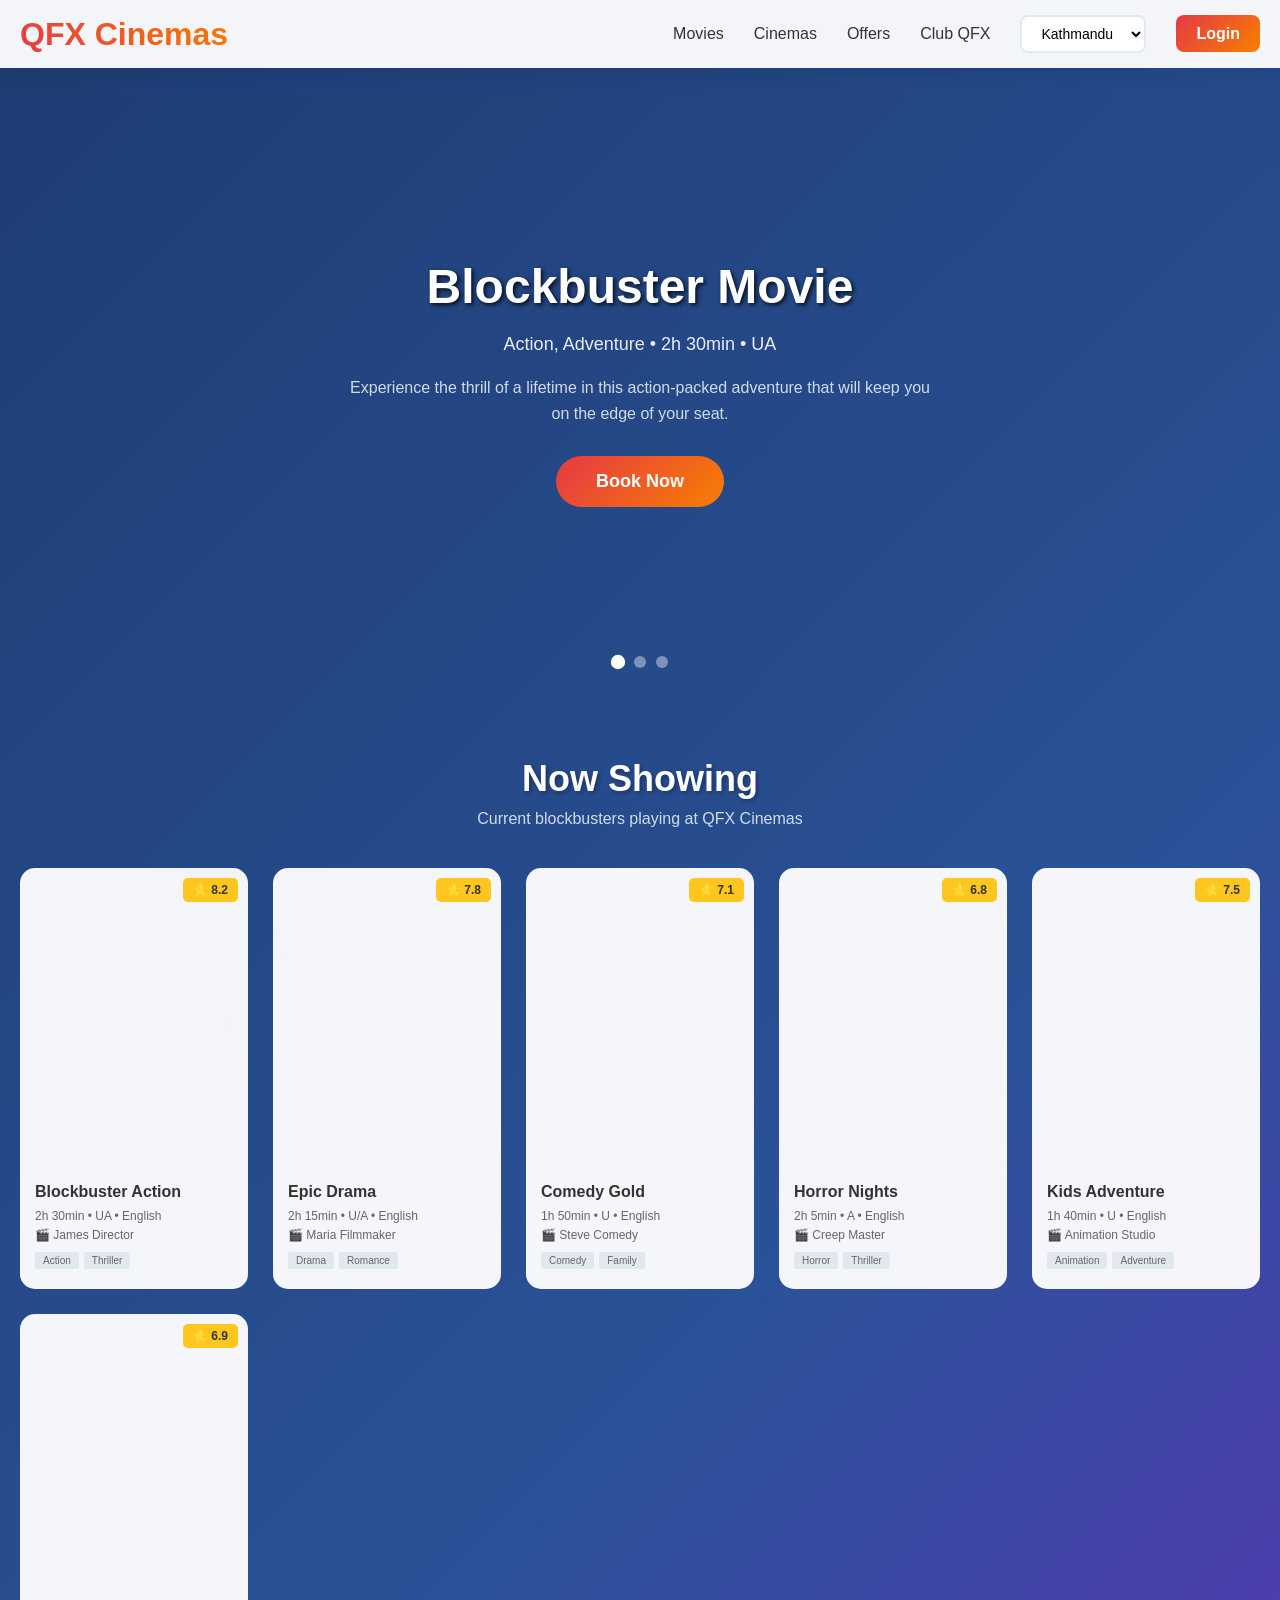
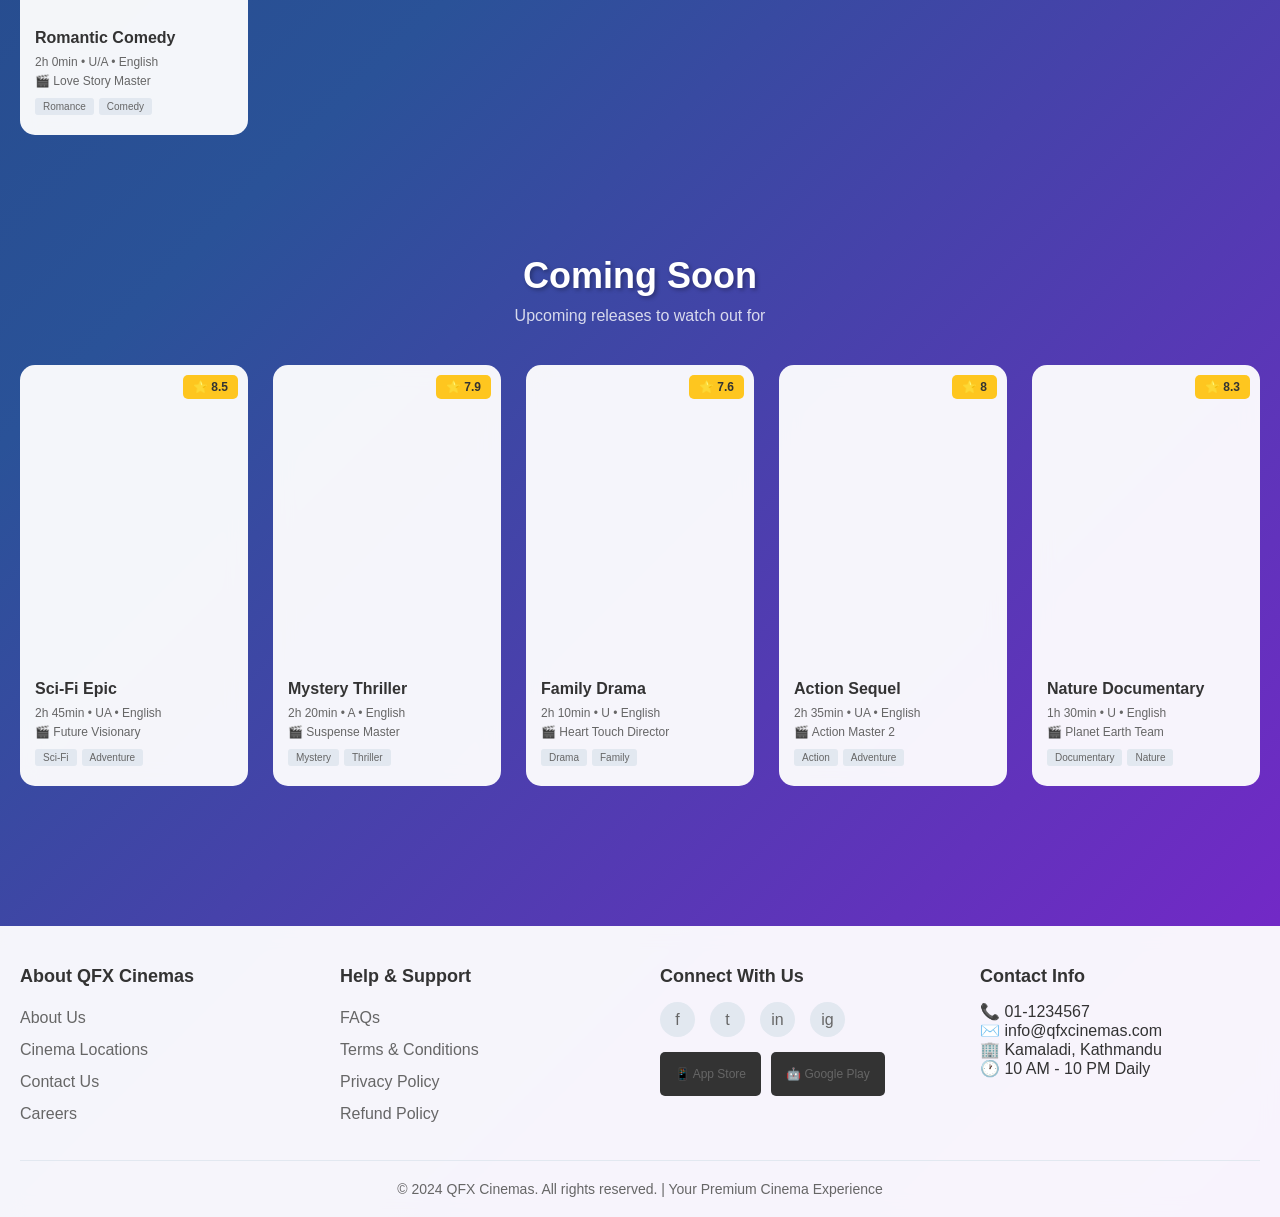
<file: index.html>
<!DOCTYPE html>
<html lang="en">
<head>
    <meta charset="UTF-8">
    <meta name="viewport" content="width=device-width, initial-scale=1.0">
    <title>QFX Cinemas - Book Movie Tickets Online in Nepal</title>
    <style>
        * {
            margin: 0;
            padding: 0;
            box-sizing: border-box;
        }

        body {
            font-family: 'Segoe UI', Tahoma, Geneva, Verdana, sans-serif;
            background: linear-gradient(135deg, #1e3c72 0%, #2a5298 50%, #7e22ce 100%);
            min-height: 100vh;
            color: #333;
        }

        /* Header Styles */
        header {
            background: rgba(255, 255, 255, 0.95);
            backdrop-filter: blur(10px);
            position: sticky;
            top: 0;
            z-index: 1000;
            box-shadow: 0 4px 20px rgba(0, 0, 0, 0.1);
        }

        .header-container {
            max-width: 1400px;
            margin: 0 auto;
            padding: 15px 20px;
            display: flex;
            justify-content: space-between;
            align-items: center;
        }

        .logo {
            font-size: 32px;
            font-weight: 800;
            background: linear-gradient(45deg, #e63946, #f77f00);
            -webkit-background-clip: text;
            -webkit-text-fill-color: transparent;
            background-clip: text;
            text-decoration: none;
        }

        nav ul {
            list-style: none;
            display: flex;
            gap: 30px;
            align-items: center;
        }

        nav a {
            text-decoration: none;
            color: #333;
            font-weight: 500;
            font-size: 16px;
            transition: color 0.3s ease;
        }

        nav a:hover {
            color: #e63946;
        }

        .location-selector {
            padding: 8px 15px;
            border: 2px solid #e2e8f0;
            border-radius: 8px;
            background: white;
            font-size: 14px;
            cursor: pointer;
            transition: all 0.3s ease;
        }

        .location-selector:focus {
            outline: none;
            border-color: #e63946;
            box-shadow: 0 0 0 3px rgba(230, 57, 70, 0.1);
        }

        .login-btn {
            background: linear-gradient(135deg, #e63946 0%, #f77f00 100%);
            color: white;
            padding: 10px 20px;
            border: none;
            border-radius: 8px;
            font-weight: 600;
            cursor: pointer;
            transition: all 0.3s ease;
            text-decoration: none;
        }

        .login-btn:hover {
            transform: translateY(-2px);
            box-shadow: 0 8px 25px rgba(230, 57, 70, 0.3);
        }

        .mobile-menu {
            display: none;
            font-size: 24px;
            cursor: pointer;
        }

        /* Hero Section */
        .hero {
            position: relative;
            height: 70vh;
            overflow: hidden;
        }

        .hero-carousel {
            position: relative;
            height: 100%;
        }

        .carousel-item {
            position: absolute;
            width: 100%;
            height: 100%;
            opacity: 0;
            transition: opacity 1s ease-in-out;
        }

        .carousel-item.active {
            opacity: 1;
        }

        .carousel-backdrop {
            position: absolute;
            width: 100%;
            height: 100%;
            background-size: cover;
            background-position: center;
            filter: brightness(0.4);
        }

        .carousel-content {
            position: relative;
            z-index: 2;
            height: 100%;
            display: flex;
            align-items: center;
            justify-content: center;
            text-align: center;
            color: white;
        }

        .featured-movie {
            max-width: 800px;
            padding: 0 20px;
        }

        .featured-movie h1 {
            font-size: 48px;
            font-weight: 800;
            margin-bottom: 20px;
            text-shadow: 2px 2px 4px rgba(0, 0, 0, 0.8);
        }

        .featured-movie .movie-meta {
            font-size: 18px;
            margin-bottom: 20px;
            opacity: 0.9;
        }

        .featured-movie .synopsis {
            font-size: 16px;
            line-height: 1.6;
            margin-bottom: 30px;
            opacity: 0.8;
            max-width: 600px;
            margin-left: auto;
            margin-right: auto;
        }

        .book-now-btn {
            background: linear-gradient(135deg, #e63946 0%, #f77f00 100%);
            color: white;
            padding: 15px 40px;
            border: none;
            border-radius: 50px;
            font-size: 18px;
            font-weight: 600;
            cursor: pointer;
            transition: all 0.3s ease;
            text-decoration: none;
            display: inline-block;
        }

        .book-now-btn:hover {
            transform: translateY(-3px);
            box-shadow: 0 15px 35px rgba(230, 57, 70, 0.4);
        }

        .carousel-indicators {
            position: absolute;
            bottom: 30px;
            left: 50%;
            transform: translateX(-50%);
            display: flex;
            gap: 10px;
            z-index: 3;
        }

        .indicator {
            width: 12px;
            height: 12px;
            border-radius: 50%;
            background: rgba(255, 255, 255, 0.4);
            cursor: pointer;
            transition: all 0.3s ease;
        }

        .indicator.active {
            background: white;
            transform: scale(1.2);
        }

        /* Movie Sections */
        .movies-section {
            padding: 60px 20px;
            max-width: 1400px;
            margin: 0 auto;
        }

        .section-header {
            text-align: center;
            margin-bottom: 40px;
        }

        .section-header h2 {
            font-size: 36px;
            font-weight: 700;
            color: white;
            margin-bottom: 10px;
            text-shadow: 2px 2px 4px rgba(0, 0, 0, 0.3);
        }

        .section-header p {
            color: rgba(255, 255, 255, 0.8);
            font-size: 16px;
        }

        .movies-grid {
            display: grid;
            grid-template-columns: repeat(auto-fill, minmax(200px, 1fr));
            gap: 25px;
        }

        .movie-card {
            background: rgba(255, 255, 255, 0.95);
            backdrop-filter: blur(10px);
            border-radius: 15px;
            overflow: hidden;
            transition: all 0.3s ease;
            cursor: pointer;
            position: relative;
        }

        .movie-card:hover {
            transform: translateY(-10px);
            box-shadow: 0 20px 40px rgba(0, 0, 0, 0.2);
        }

        .movie-poster {
            width: 100%;
            height: 300px;
            background-size: cover;
            background-position: center;
            position: relative;
        }

        .movie-rating {
            position: absolute;
            top: 10px;
            right: 10px;
            background: rgba(255, 193, 7, 0.9);
            color: #333;
            padding: 5px 10px;
            border-radius: 5px;
            font-weight: 600;
            font-size: 12px;
        }

        .movie-actions {
            position: absolute;
            top: 50%;
            left: 50%;
            transform: translate(-50%, -50%);
            display: flex;
            gap: 10px;
            opacity: 0;
            transition: opacity 0.3s ease;
        }

        .movie-card:hover .movie-actions {
            opacity: 1;
        }

        .action-btn {
            background: rgba(230, 57, 70, 0.9);
            color: white;
            border: none;
            padding: 10px 15px;
            border-radius: 5px;
            cursor: pointer;
            font-size: 12px;
            font-weight: 600;
            transition: all 0.3s ease;
        }

        .action-btn:hover {
            background: rgba(230, 57, 70, 1);
            transform: scale(1.05);
        }

        .movie-info {
            padding: 15px;
        }

        .movie-title {
            font-size: 16px;
            font-weight: 600;
            margin-bottom: 8px;
            color: #333;
        }

        .movie-meta-info {
            font-size: 12px;
            color: #666;
            margin-bottom: 5px;
        }

        .movie-genre {
            display: inline-block;
            background: #e2e8f0;
            color: #666;
            padding: 3px 8px;
            border-radius: 3px;
            font-size: 10px;
            margin-right: 5px;
            margin-bottom: 5px;
        }

        /* Footer */
        footer {
            background: rgba(255, 255, 255, 0.95);
            backdrop-filter: blur(10px);
            padding: 40px 20px 20px;
            margin-top: 80px;
        }

        .footer-content {
            max-width: 1400px;
            margin: 0 auto;
            display: grid;
            grid-template-columns: repeat(auto-fit, minmax(250px, 1fr));
            gap: 40px;
            margin-bottom: 30px;
        }

        .footer-section h3 {
            color: #333;
            margin-bottom: 15px;
            font-size: 18px;
            font-weight: 600;
        }

        .footer-section ul {
            list-style: none;
        }

        .footer-section a {
            color: #666;
            text-decoration: none;
            line-height: 2;
            transition: color 0.3s ease;
        }

        .footer-section a:hover {
            color: #e63946;
        }

        .app-buttons {
            display: flex;
            gap: 10px;
            margin-top: 15px;
        }

        .app-btn {
            background: #333;
            color: white;
            padding: 10px 15px;
            border-radius: 5px;
            text-decoration: none;
            font-size: 12px;
            transition: all 0.3s ease;
        }

        .app-btn:hover {
            background: #555;
        }

        .footer-bottom {
            text-align: center;
            padding-top: 20px;
            border-top: 1px solid #e2e8f0;
            color: #666;
            font-size: 14px;
        }

        .social-links {
            display: flex;
            gap: 15px;
            margin-top: 15px;
        }

        .social-link {
            width: 35px;
            height: 35px;
            background: #e2e8f0;
            border-radius: 50%;
            display: flex;
            align-items: center;
            justify-content: center;
            text-decoration: none;
            transition: all 0.3s ease;
        }

        .social-link:hover {
            background: #e63946;
            color: white;
        }

        /* Responsive Design */
        @media (max-width: 768px) {
            .header-container {
                padding: 15px;
            }

            nav ul {
                display: none;
            }

            .mobile-menu {
                display: block;
            }

            .featured-movie h1 {
                font-size: 32px;
            }

            .movies-grid {
                grid-template-columns: repeat(auto-fill, minmax(150px, 1fr));
                gap: 15px;
            }

            .movie-poster {
                height: 220px;
            }
        }

        /* Loading State */
        .loading {
            text-align: center;
            padding: 40px;
            color: white;
        }

        .spinner {
            border: 3px solid rgba(255, 255, 255, 0.3);
            border-radius: 50%;
            border-top: 3px solid white;
            width: 40px;
            height: 40px;
            animation: spin 1s linear infinite;
            margin: 0 auto 20px;
        }

        @keyframes spin {
            0% { transform: rotate(0deg); }
            100% { transform: rotate(360deg); }
        }
    </style>
</head>
<body>
    <header>
        <div class="header-container">
            <a href="index.html" class="logo">QFX Cinemas</a>

            <nav>
                <ul>
                    <li><a href="#movies">Movies</a></li>
                    <li><a href="#cinemas">Cinemas</a></li>
                    <li><a href="#offers">Offers</a></li>
                    <li><a href="#club">Club QFX</a></li>
                    <li>
                        <select class="location-selector" id="locationSelector">
                            <option value="kathmandu">Kathmandu</option>
                            <option value="pokhara">Pokhara</option>
                            <option value="lalitpur">Lalitpur</option>
                            <option value="bhaktapur">Bhaktapur</option>
                            <option value="biratnagar">Biratnagar</option>
                        </select>
                    </li>
                    <li><a href="seproject.html" class="login-btn" id="loginBtn">Login</a></li>
                </ul>
            </nav>

            <div class="mobile-menu">☰</div>
        </div>
    </header>

    <section class="hero">
        <div class="hero-carousel" id="heroCarousel">
            <div class="carousel-item active">
                <div class="carousel-backdrop" style="background-image: url('https://via.placeholder.com/1920x1080/1e3c72/ffffff?text=Featured+Movie+1')"></div>
                <div class="carousel-content">
                    <div class="featured-movie">
                        <h1>Blockbuster Movie</h1>
                        <div class="movie-meta">Action, Adventure • 2h 30min • UA</div>
                        <div class="synopsis">Experience the thrill of a lifetime in this action-packed adventure that will keep you on the edge of your seat.</div>
                        <a href="#" class="book-now-btn" onclick="bookMovie('blockbuster')">Book Now</a>
                    </div>
                </div>
            </div>

            <div class="carousel-item">
                <div class="carousel-backdrop" style="background-image: url('https://via.placeholder.com/1920x1080/7e22ce/ffffff?text=Featured+Movie+2')"></div>
                <div class="carousel-content">
                    <div class="featured-movie">
                        <h1>Epic Drama</h1>
                        <div class="movie-meta">Drama, Romance • 2h 15min • U/A</div>
                        <div class="synopsis">A heartwarming tale of love and sacrifice that will touch your soul and leave you inspired.</div>
                        <a href="#" class="book-now-btn" onclick="bookMovie('epic-drama')">Book Now</a>
                    </div>
                </div>
            </div>

            <div class="carousel-item">
                <div class="carousel-backdrop" style="background-image: url('https://via.placeholder.com/1920x1080/e63946/ffffff?text=Featured+Movie+3')"></div>
                <div class="carousel-content">
                    <div class="featured-movie">
                        <h1>Comedy Gold</h1>
                        <div class="movie-meta">Comedy, Family • 1h 50min • U</div>
                        <div class="synopsis">Laugh out loud with this family-friendly comedy that promises endless entertainment.</div>
                        <a href="#" class="book-now-btn" onclick="bookMovie('comedy-gold')">Book Now</a>
                    </div>
                </div>
            </div>
        </div>

        <div class="carousel-indicators">
            <span class="indicator active" onclick="showSlide(0)"></span>
            <span class="indicator" onclick="showSlide(1)"></span>
            <span class="indicator" onclick="showSlide(2)"></span>
        </div>
    </section>

    <section class="movies-section" id="now-showing">
        <div class="section-header">
            <h2>Now Showing</h2>
            <p>Current blockbusters playing at QFX Cinemas</p>
        </div>

        <div class="movies-grid" id="nowShowingGrid">
            <div class="loading">
                <div class="spinner"></div>
                <p>Loading movies...</p>
            </div>
        </div>
    </section>

    <section class="movies-section" id="coming-soon">
        <div class="section-header">
            <h2>Coming Soon</h2>
            <p>Upcoming releases to watch out for</p>
        </div>

        <div class="movies-grid" id="comingSoonGrid">
            <div class="loading">
                <div class="spinner"></div>
                <p>Loading upcoming movies...</p>
            </div>
        </div>
    </section>

    <footer>
        <div class="footer-content">
            <div class="footer-section">
                <h3>About QFX Cinemas</h3>
                <ul>
                    <li><a href="#">About Us</a></li>
                    <li><a href="#">Cinema Locations</a></li>
                    <li><a href="#">Contact Us</a></li>
                    <li><a href="#">Careers</a></li>
                </ul>
            </div>

            <div class="footer-section">
                <h3>Help & Support</h3>
                <ul>
                    <li><a href="#">FAQs</a></li>
                    <li><a href="#">Terms & Conditions</a></li>
                    <li><a href="#">Privacy Policy</a></li>
                    <li><a href="#">Refund Policy</a></li>
                </ul>
            </div>

            <div class="footer-section">
                <h3>Connect With Us</h3>
                <div class="social-links">
                    <a href="#" class="social-link">f</a>
                    <a href="#" class="social-link">t</a>
                    <a href="#" class="social-link">in</a>
                    <a href="#" class="social-link">ig</a>
                </div>
                <div class="app-buttons">
                    <a href="#" class="app-btn">📱 App Store</a>
                    <a href="#" class="app-btn">🤖 Google Play</a>
                </div>
            </div>

            <div class="footer-section">
                <h3>Contact Info</h3>
                <ul>
                    <li>📞 01-1234567</li>
                    <li>✉️ info@qfxcinemas.com</li>
                    <li>🏢 Kamaladi, Kathmandu</li>
                    <li>🕐 10 AM - 10 PM Daily</li>
                </ul>
            </div>
        </div>

        <div class="footer-bottom">
            <p>&copy; 2024 QFX Cinemas. All rights reserved. | Your Premium Cinema Experience</p>
        </div>
    </footer>

    <script src="js/movie-service.js"></script>
    <script>
        // Check authentication state on page load
        document.addEventListener('DOMContentLoaded', function() {
            checkAuthentication();
        });

        function checkAuthentication() {
            const userData = localStorage.getItem('userProfile');
            const loginBtn = document.getElementById('loginBtn');

            if (userData && loginBtn) {
                try {
                    const user = JSON.parse(userData);
                    const initials = (user.firstName?.charAt(0) || 'U') + (user.lastName?.charAt(0) || '');

                    // Update navigation to show user is logged in
                    loginBtn.innerHTML = `
                        <div style="display: flex; align-items: center; gap: 8px;">
                            <div style="width: 24px; height: 24px; border-radius: 50%; background: rgba(255,255,255,0.2); display: flex; align-items: center; justify-content: center; font-size: 10px; font-weight: 600;">
                                ${initials}
                            </div>
                            <span>${user.firstName}</span>
                        </div>
                    `;
                    loginBtn.href = 'account.html';
                } catch (error) {
                    console.error('Error parsing user data:', error);
                }
            }
        }
        // Carousel functionality
        let currentSlide = 0;
        const slides = document.querySelectorAll('.carousel-item');
        const indicators = document.querySelectorAll('.indicator');

        function showSlide(index) {
            slides[currentSlide].classList.remove('active');
            indicators[currentSlide].classList.remove('active');

            currentSlide = index;

            slides[currentSlide].classList.add('active');
            indicators[currentSlide].classList.add('active');
        }

        // Auto-play carousel
        setInterval(() => {
            const nextSlide = (currentSlide + 1) % slides.length;
            showSlide(nextSlide);
        }, 5000);

        // Location selector
        document.getElementById('locationSelector').addEventListener('change', function(e) {
            const location = e.target.value;
            localStorage.setItem('selectedLocation', location);
            loadMovies(location);
        });

        // Load selected location on page load
        const savedLocation = localStorage.getItem('selectedLocation') || 'kathmandu';
        document.getElementById('locationSelector').value = savedLocation;

        // Movie booking functions
        function bookMovie(movieId) {
            localStorage.setItem('selectedMovie', movieId);
            localStorage.setItem('selectedLocation', document.getElementById('locationSelector').value);
            window.location.href = 'movie-details.html?id=' + movieId;
        }

        function viewMovieDetails(movieId) {
            window.location.href = 'movie-details.html?id=' + movieId;
        }

        function watchTrailer(movieId) {
            // Open trailer modal
            alert('Trailer functionality would be implemented here');
        }

        // Load movies on page load
        document.addEventListener('DOMContentLoaded', function() {
            loadMovies(savedLocation);
        });

        function loadMovies(location) {
            // This will be implemented when we create the movie service
            if (typeof movieService !== 'undefined') {
                movieService.loadMovies(location);
            } else {
                // Fallback loading state
                setTimeout(() => {
                    document.getElementById('nowShowingGrid').innerHTML =
                        '<p style="color: white; text-align: center;">Movie service will be loaded next</p>';
                    document.getElementById('comingSoonGrid').innerHTML =
                        '<p style="color: white; text-align: center;">Coming movies will be displayed here</p>';
                }, 2000);
            }
        }

        // Mobile menu toggle
        document.querySelector('.mobile-menu').addEventListener('click', function() {
            alert('Mobile menu would be implemented here');
        });
    </script>
</body>
</html>
</file>
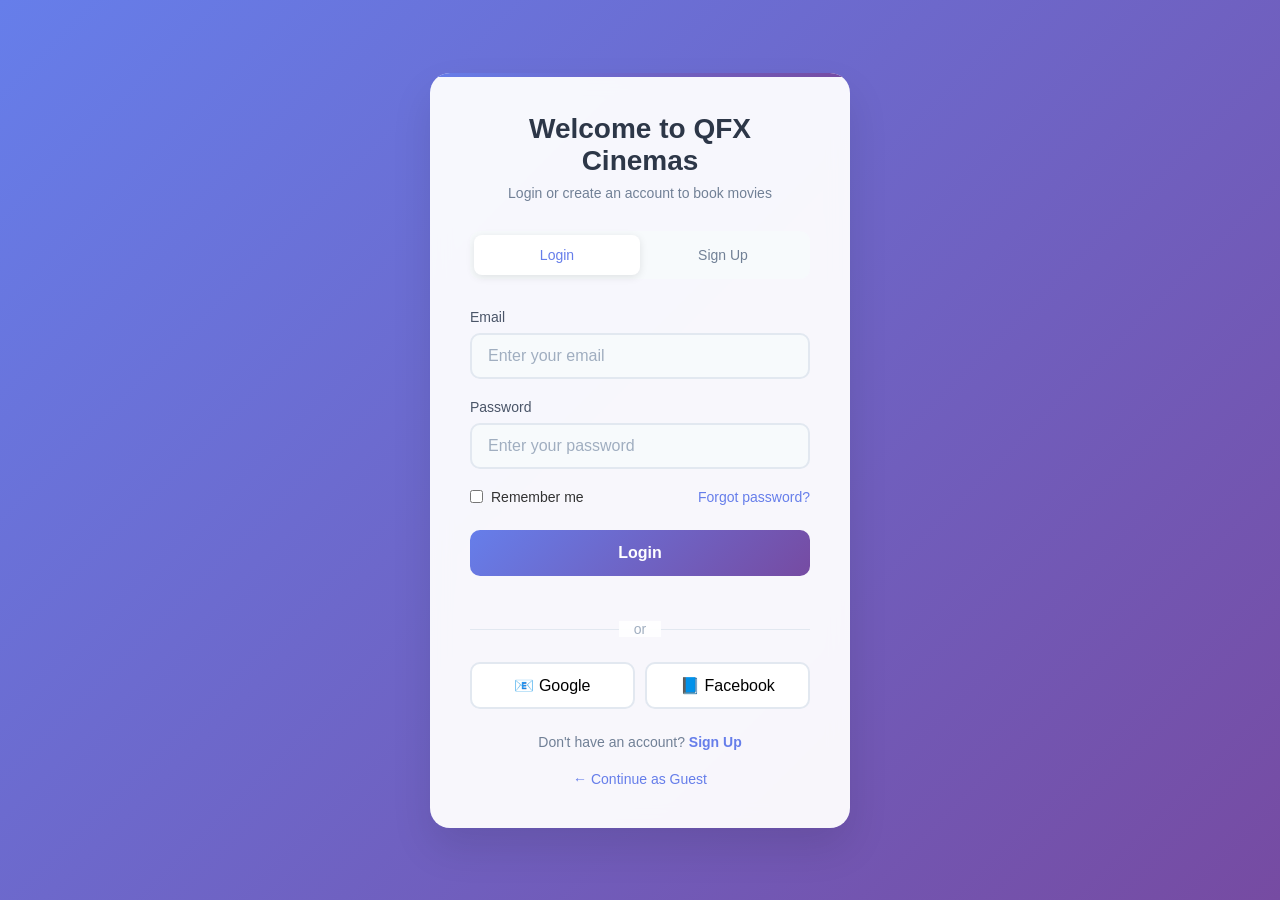
<file: account.html>
<!DOCTYPE html>
<html lang="en">
<head>
    <meta charset="UTF-8">
    <meta name="viewport" content="width=device-width, initial-scale=1.0">
    <title>My Account - QFX Cinemas</title>
    <style>
        * {
            margin: 0;
            padding: 0;
            box-sizing: border-box;
        }

        body {
            font-family: 'Segoe UI', Tahoma, Geneva, Verdana, sans-serif;
            background: linear-gradient(135deg, #1e3c72 0%, #2a5298 50%, #7e22ce 100%);
            min-height: 100vh;
            color: #333;
        }

        /* Header Styles */
        header {
            background: rgba(255, 255, 255, 0.95);
            backdrop-filter: blur(10px);
            position: sticky;
            top: 0;
            z-index: 1000;
            box-shadow: 0 4px 20px rgba(0, 0, 0, 0.1);
        }

        .header-container {
            max-width: 1400px;
            margin: 0 auto;
            padding: 15px 20px;
            display: flex;
            justify-content: space-between;
            align-items: center;
        }

        .logo {
            font-size: 28px;
            font-weight: 800;
            background: linear-gradient(45deg, #e63946, #f77f00);
            -webkit-background-clip: text;
            -webkit-text-fill-color: transparent;
            background-clip: text;
            text-decoration: none;
        }

        .header-actions {
            display: flex;
            gap: 15px;
            align-items: center;
        }

        .user-menu {
            display: flex;
            align-items: center;
            gap: 12px;
            padding: 8px 16px;
            background: linear-gradient(135deg, #e63946 0%, #f77f00 100%);
            color: white;
            border-radius: 25px;
            text-decoration: none;
            font-weight: 500;
            transition: all 0.3s ease;
        }

        .user-menu:hover {
            transform: translateY(-2px);
            box-shadow: 0 5px 15px rgba(230, 57, 70, 0.3);
        }

        .user-avatar {
            width: 32px;
            height: 32px;
            border-radius: 50%;
            background: rgba(255, 255, 255, 0.2);
            display: flex;
            align-items: center;
            justify-content: center;
            font-weight: 600;
        }

        /* Main Container */
        .container {
            max-width: 1200px;
            margin: 0 auto;
            padding: 30px 20px;
        }

        /* Account Dashboard */
        .account-header {
            background: rgba(255, 255, 255, 0.95);
            backdrop-filter: blur(10px);
            border-radius: 20px;
            padding: 30px;
            margin-bottom: 30px;
            box-shadow: 0 10px 30px rgba(0, 0, 0, 0.1);
        }

        .account-grid {
            display: grid;
            grid-template-columns: auto 1fr auto;
            gap: 30px;
            align-items: center;
        }

        .profile-avatar {
            width: 80px;
            height: 80px;
            border-radius: 50%;
            background: linear-gradient(135deg, #e63946, #f77f00);
            display: flex;
            align-items: center;
            justify-content: center;
            font-size: 32px;
            font-weight: 700;
            color: white;
            box-shadow: 0 5px 15px rgba(230, 57, 70, 0.3);
        }

        .profile-info h1 {
            font-size: 28px;
            font-weight: 700;
            color: #333;
            margin-bottom: 8px;
        }

        .profile-meta {
            color: #666;
            font-size: 14px;
            line-height: 1.6;
        }

        .club-qfx-status {
            background: linear-gradient(135deg, #fbbf24, #f59e0b);
            color: #78350f;
            padding: 15px 20px;
            border-radius: 15px;
            text-align: center;
            min-width: 200px;
        }

        .club-label {
            font-size: 12px;
            font-weight: 600;
            text-transform: uppercase;
            letter-spacing: 0.5px;
            margin-bottom: 5px;
        }

        .club-points {
            font-size: 24px;
            font-weight: 700;
            margin-bottom: 5px;
        }

        .club-tier {
            font-size: 14px;
            font-weight: 500;
        }

        /* Navigation Tabs */
        .account-nav {
            background: rgba(255, 255, 255, 0.95);
            backdrop-filter: blur(10px);
            border-radius: 15px;
            padding: 10px;
            margin-bottom: 30px;
            box-shadow: 0 5px 15px rgba(0, 0, 0, 0.1);
        }

        .nav-tabs {
            display: flex;
            gap: 10px;
            overflow-x: auto;
        }

        .nav-tab {
            padding: 12px 24px;
            background: transparent;
            border: none;
            border-radius: 10px;
            font-weight: 500;
            color: #666;
            cursor: pointer;
            transition: all 0.3s ease;
            white-space: nowrap;
        }

        .nav-tab:hover {
            background: #f3f4f6;
            color: #333;
        }

        .nav-tab.active {
            background: linear-gradient(135deg, #e63946, #f77f00);
            color: white;
            box-shadow: 0 3px 10px rgba(230, 57, 70, 0.2);
        }

        /* Content Sections */
        .content-section {
            background: rgba(255, 255, 255, 0.95);
            backdrop-filter: blur(10px);
            border-radius: 20px;
            padding: 30px;
            margin-bottom: 30px;
            box-shadow: 0 10px 30px rgba(0, 0, 0, 0.1);
            display: none;
        }

        .content-section.active {
            display: block;
        }

        .section-title {
            font-size: 20px;
            font-weight: 700;
            color: #333;
            margin-bottom: 20px;
            padding-bottom: 15px;
            border-bottom: 2px solid #e2e8f0;
        }

        /* Booking History */
        .bookings-grid {
            display: grid;
            gap: 20px;
        }

        .booking-card {
            background: #f8f9fa;
            border-radius: 15px;
            padding: 20px;
            border-left: 4px solid #e63946;
            transition: all 0.3s ease;
        }

        .booking-card:hover {
            transform: translateY(-2px);
            box-shadow: 0 5px 15px rgba(0, 0, 0, 0.1);
        }

        .booking-header {
            display: flex;
            justify-content: space-between;
            align-items: start;
            margin-bottom: 15px;
            flex-wrap: wrap;
            gap: 15px;
        }

        .booking-movie {
            flex: 1;
        }

        .booking-title {
            font-size: 18px;
            font-weight: 600;
            color: #333;
            margin-bottom: 5px;
        }

        .booking-details {
            font-size: 14px;
            color: #666;
            line-height: 1.5;
        }

        .booking-status {
            padding: 6px 12px;
            border-radius: 20px;
            font-size: 12px;
            font-weight: 600;
            text-transform: uppercase;
        }

        .status-upcoming {
            background: #dbeafe;
            color: #1e40af;
        }

        .status-completed {
            background: #d1fae5;
            color: #065f46;
        }

        .status-cancelled {
            background: #fee2e2;
            color: #991b1b;
        }

        .booking-seats {
            display: flex;
            gap: 5px;
            margin: 10px 0;
        }

        .seat-chip {
            background: #e63946;
            color: white;
            padding: 3px 8px;
            border-radius: 12px;
            font-size: 11px;
            font-weight: 500;
        }

        .booking-actions {
            display: flex;
            gap: 10px;
            margin-top: 15px;
            flex-wrap: wrap;
        }

        .btn-small {
            padding: 8px 16px;
            border: none;
            border-radius: 8px;
            font-size: 12px;
            font-weight: 500;
            cursor: pointer;
            transition: all 0.3s ease;
            text-decoration: none;
            display: inline-flex;
            align-items: center;
            gap: 5px;
        }

        .btn-primary {
            background: linear-gradient(135deg, #e63946, #f77f00);
            color: white;
        }

        .btn-secondary {
            background: #e2e8f0;
            color: #666;
        }

        .btn-small:hover {
            transform: translateY(-1px);
        }

        /* Profile Settings */
        .profile-form {
            max-width: 600px;
        }

        .form-group {
            margin-bottom: 20px;
        }

        .form-group label {
            display: block;
            margin-bottom: 8px;
            font-weight: 500;
            color: #4a5568;
            font-size: 14px;
        }

        .form-group input,
        .form-group select,
        .form-group textarea {
            width: 100%;
            padding: 12px 16px;
            border: 2px solid #e2e8f0;
            border-radius: 10px;
            font-size: 16px;
            transition: all 0.3s ease;
            background: #f7fafc;
        }

        .form-group input:focus,
        .form-group select:focus,
        .form-group textarea:focus {
            outline: none;
            border-color: #e63946;
            background: white;
            box-shadow: 0 0 0 3px rgba(230, 57, 70, 0.1);
        }

        .form-actions {
            display: flex;
            gap: 15px;
            margin-top: 30px;
        }

        .btn {
            padding: 12px 24px;
            border: none;
            border-radius: 10px;
            font-size: 16px;
            font-weight: 600;
            cursor: pointer;
            transition: all 0.3s ease;
            text-decoration: none;
            display: inline-flex;
            align-items: center;
            justify-content: center;
        }

        .btn-primary:hover {
            transform: translateY(-2px);
            box-shadow: 0 5px 15px rgba(230, 57, 70, 0.3);
        }

        .btn-secondary:hover {
            background: #cbd5e0;
        }

        /* Watchlist */
        .watchlist-grid {
            display: grid;
            grid-template-columns: repeat(auto-fill, minmax(200px, 1fr));
            gap: 20px;
        }

        .movie-card {
            background: #f8f9fa;
            border-radius: 15px;
            overflow: hidden;
            transition: all 0.3s ease;
            cursor: pointer;
        }

        .movie-card:hover {
            transform: translateY(-5px);
            box-shadow: 0 10px 25px rgba(0, 0, 0, 0.1);
        }

        .movie-poster {
            width: 100%;
            height: 280px;
            background-size: cover;
            background-position: center;
            position: relative;
        }

        .movie-info {
            padding: 15px;
        }

        .movie-title {
            font-size: 16px;
            font-weight: 600;
            color: #333;
            margin-bottom: 8px;
        }

        .movie-meta {
            font-size: 12px;
            color: #666;
        }

        .remove-btn {
            position: absolute;
            top: 10px;
            right: 10px;
            background: rgba(230, 57, 70, 0.9);
            color: white;
            border: none;
            width: 30px;
            height: 30px;
            border-radius: 50%;
            cursor: pointer;
            display: flex;
            align-items: center;
            justify-content: center;
            font-size: 16px;
            transition: all 0.3s ease;
        }

        .remove-btn:hover {
            background: rgba(230, 57, 70, 1);
            transform: scale(1.1);
        }

        /* Empty States */
        .empty-state {
            text-align: center;
            padding: 60px 20px;
            color: #666;
        }

        .empty-icon {
            font-size: 48px;
            margin-bottom: 20px;
            opacity: 0.5;
        }

        .empty-title {
            font-size: 18px;
            font-weight: 600;
            color: #333;
            margin-bottom: 10px;
        }

        .empty-description {
            font-size: 14px;
            margin-bottom: 20px;
        }

        /* Responsive Design */
        @media (max-width: 768px) {
            .account-grid {
                grid-template-columns: 1fr;
                text-align: center;
                gap: 20px;
            }

            .profile-avatar {
                margin: 0 auto;
            }

            .club-qfx-status {
                margin: 0 auto;
                max-width: 250px;
            }

            .nav-tabs {
                flex-direction: column;
            }

            .booking-header {
                flex-direction: column;
            }

            .watchlist-grid {
                grid-template-columns: repeat(auto-fill, minmax(150px, 1fr));
            }

            .form-actions {
                flex-direction: column;
            }
        }

        /* Utility Classes */
        .text-center {
            text-align: center;
        }

        .mb-20 {
            margin-bottom: 20px;
        }

        .mt-20 {
            margin-top: 20px;
        }
    </style>
</head>
<body>
    <header>
        <div class="header-container">
            <a href="index.html" class="logo">QFX Cinemas</a>
            <div class="header-actions">
                <a href="index.html" class="btn btn-secondary" style="text-decoration: none; padding: 10px 20px;">
                    🏠 Home
                </a>
                <a href="seproject.html" class="user-menu">
                    <div class="user-avatar" id="headerAvatar">U</div>
                    <span id="headerUserName">User</span>
                </a>
            </div>
        </div>
    </header>

    <div class="container">
        <!-- Account Header -->
        <div class="account-header">
            <div class="account-grid">
                <div class="profile-avatar" id="profileAvatar">U</div>
                <div class="profile-info">
                    <h1 id="profileName">Loading...</h1>
                    <div class="profile-meta" id="profileMeta">
                        <div>📧 <span id="profileEmail">loading...</span></div>
                        <div>📱 <span id="profilePhone">loading...</span></div>
                        <div>📍 <span id="profileLocation">Kathmandu, Nepal</span></div>
                        <div>📅 Member since <span id="memberSince">loading...</span></div>
                    </div>
                </div>
                <div class="club-qfx-status">
                    <div class="club-label">Club QFX</div>
                    <div class="club-points" id="clubPoints">0</div>
                    <div class="club-tier" id="clubTier">Silver Member</div>
                </div>
            </div>
        </div>

        <!-- Navigation Tabs -->
        <div class="account-nav">
            <div class="nav-tabs">
                <button class="nav-tab active" onclick="switchTab('bookings')">
                    🎫 My Bookings
                </button>
                <button class="nav-tab" onclick="switchTab('watchlist')">
                    ❤️ Watchlist
                </button>
                <button class="nav-tab" onclick="switchTab('profile')">
                    👤 Profile Settings
                </button>
                <button class="nav-tab" onclick="switchTab('preferences')">
                    ⚙️ Preferences
                </button>
            </div>
        </div>

        <!-- My Bookings Section -->
        <div class="content-section active" id="bookings-section">
            <h2 class="section-title">My Bookings</h2>
            <div class="bookings-grid" id="bookingsGrid">
                <div class="loading">
                    <div style="text-align: center; padding: 40px;">
                        <div style="font-size: 24px; margin-bottom: 15px;">📋</div>
                        <p>Loading your bookings...</p>
                    </div>
                </div>
            </div>
        </div>

        <!-- Watchlist Section -->
        <div class="content-section" id="watchlist-section">
            <h2 class="section-title">My Watchlist</h2>
            <div class="watchlist-grid" id="watchlistGrid">
                <div class="loading">
                    <div style="text-align: center; padding: 40px;">
                        <div style="font-size: 24px; margin-bottom: 15px;">❤️</div>
                        <p>Loading your watchlist...</p>
                    </div>
                </div>
            </div>
        </div>

        <!-- Profile Settings Section -->
        <div class="content-section" id="profile-section">
            <h2 class="section-title">Profile Settings</h2>
            <form class="profile-form" id="profileForm">
                <div class="form-group">
                    <label for="firstName">First Name</label>
                    <input type="text" id="firstName" name="firstName" required>
                </div>
                <div class="form-group">
                    <label for="lastName">Last Name</label>
                    <input type="text" id="lastName" name="lastName" required>
                </div>
                <div class="form-group">
                    <label for="email">Email Address</label>
                    <input type="email" id="email" name="email" required>
                </div>
                <div class="form-group">
                    <label for="phone">Phone Number</label>
                    <input type="tel" id="phone" name="phone" required>
                </div>
                <div class="form-group">
                    <label for="preferredLocation">Preferred Cinema Location</label>
                    <select id="preferredLocation" name="preferredLocation">
                        <option value="kathmandu">Kathmandu</option>
                        <option value="pokhara">Pokhara</option>
                        <option value="lalitpur">Lalitpur</option>
                        <option value="bhaktapur">Bhaktapur</option>
                        <option value="biratnagar">Biratnagar</option>
                    </select>
                </div>
                <div class="form-actions">
                    <button type="submit" class="btn btn-primary">💾 Save Changes</button>
                    <button type="button" class="btn btn-secondary" onclick="resetForm()">↻ Reset</button>
                </div>
            </form>
        </div>

        <!-- Preferences Section -->
        <div class="content-section" id="preferences-section">
            <h2 class="section-title">Preferences</h2>
            <div style="max-width: 600px;">
                <div class="form-group">
                    <label>Notification Preferences</label>
                    <div style="display: flex; flex-direction: column; gap: 15px; margin-top: 15px;">
                        <label class="checkbox-group">
                            <input type="checkbox" id="emailNotifications" checked>
                            <span>📧 Email notifications for new movies and offers</span>
                        </label>
                        <label class="checkbox-group">
                            <input type="checkbox" id="smsNotifications">
                            <span>📱 SMS notifications for booking reminders</span>
                        </label>
                        <label class="checkbox-group">
                            <input type="checkbox" id="promotionalEmails">
                            <span>🎬 Promotional emails and special offers</span>
                        </label>
                    </div>
                </div>

                <div class="form-group">
                    <label for="seatPreference">Default Seat Preference</label>
                    <select id="seatPreference" style="margin-top: 10px;">
                        <option value="any">No Preference</option>
                        <option value="middle">Middle Seats</option>
                        <option value="front">Front Rows</option>
                        <option value="back">Back Rows</option>
                        <option value="aisle">Aisle Seats</option>
                    </select>
                </div>

                <div class="form-group">
                    <label for="languagePreference">Preferred Movie Language</label>
                    <select id="languagePreference" style="margin-top: 10px;">
                        <option value="any">Any Language</option>
                        <option value="english">English</option>
                        <option value="nepali">Nepali</option>
                        <option value="hindi">Hindi</option>
                    </select>
                </div>

                <div class="form-actions">
                    <button class="btn btn-primary" onclick="savePreferences()">💾 Save Preferences</button>
                </div>
            </div>
        </div>
    </div>

    <script src="js/movie-service.js"></script>
    <script src="js/cinema-service.js"></script>
    <script>
        let currentUser = null;
        let userBookings = [];
        let userWatchlist = [];

        // Initialize page
        document.addEventListener('DOMContentLoaded', function() {
            checkAuthentication();
            loadUserData();
            loadUserBookings();
            loadUserWatchlist();
        });

        function checkAuthentication() {
            // Check if user is logged in
            const userData = localStorage.getItem('userProfile');
            if (!userData) {
                // Redirect to login if not authenticated
                window.location.href = 'seproject.html?redirect=account.html';
                return;
            }

            try {
                currentUser = JSON.parse(userData);
                updateHeaderUser();
            } catch (error) {
                console.error('Error parsing user data:', error);
                window.location.href = 'seproject.html?redirect=account.html';
            }
        }

        function updateHeaderUser() {
            if (!currentUser) return;

            const initials = getInitials(currentUser.firstName, currentUser.lastName);
            document.getElementById('headerAvatar').textContent = initials;
            document.getElementById('headerUserName').textContent = `${currentUser.firstName} ${currentUser.lastName}`;
        }

        function getInitials(firstName, lastName) {
            return (firstName?.charAt(0) || 'U') + (lastName?.charAt(0) || '');
        }

        function loadUserData() {
            if (!currentUser) return;

            // Update profile information
            const initials = getInitials(currentUser.firstName, currentUser.lastName);
            document.getElementById('profileAvatar').textContent = initials;
            document.getElementById('profileName').textContent = `${currentUser.firstName} ${currentUser.lastName}`;
            document.getElementById('profileEmail').textContent = currentUser.email || 'Not provided';
            document.getElementById('profilePhone').textContent = currentUser.phone || 'Not provided';

            // Calculate member since date
            const memberSince = currentUser.createdAt || new Date().toISOString();
            const memberDate = new Date(memberSince);
            document.getElementById('memberSince').textContent = memberDate.toLocaleDateString('en-US', {
                year: 'numeric',
                month: 'long'
            });

            // Load Club QFX points (simulated)
            loadClubPoints();

            // Load form fields
            document.getElementById('firstName').value = currentUser.firstName || '';
            document.getElementById('lastName').value = currentUser.lastName || '';
            document.getElementById('email').value = currentUser.email || '';
            document.getElementById('phone').value = currentUser.phone || '';
            document.getElementById('preferredLocation').value = currentUser.preferredLocation || 'kathmandu';

            // Setup form submission
            document.getElementById('profileForm').addEventListener('submit', handleProfileUpdate);
        }

        function loadClubPoints() {
            // Simulate Club QFX points
            const points = Math.floor(Math.random() * 5000) + 1000;
            document.getElementById('clubPoints').textContent = points.toLocaleString();

            // Determine tier based on points
            let tier = 'Silver Member';
            if (points >= 5000) tier = 'Gold Member';
            else if (points >= 2500) tier = 'Silver Member';
            else if (points >= 1000) tier = 'Bronze Member';

            document.getElementById('clubTier').textContent = tier;
        }

        async function loadUserBookings() {
            try {
                // In a real implementation, this would fetch from a backend API
                // For now, generate mock booking data
                userBookings = generateMockBookings();
                renderBookings();
            } catch (error) {
                console.error('Error loading bookings:', error);
                document.getElementById('bookingsGrid').innerHTML = `
                    <div class="empty-state">
                        <div class="empty-icon">😞</div>
                        <div class="empty-title">Error Loading Bookings</div>
                        <div class="empty-description">Unable to load your booking history</div>
                    </div>
                `;
            }
        }

        function generateMockBookings() {
            const bookings = [];
            const movieIds = ['blockbuster', 'epic-drama', 'comedy-gold', 'horror-nights'];
            const statuses = ['upcoming', 'completed', 'completed'];

            for (let i = 0; i < 5; i++) {
                const movieId = movieIds[Math.floor(Math.random() * movieIds.length)];
                const movie = movieService.getMovieById(movieId);
                const status = statuses[Math.floor(Math.random() * statuses.length)];
                const bookingDate = new Date();
                bookingDate.setDate(bookingDate.getDate() - Math.floor(Math.random() * 30));

                if (movie) {
                    bookings.push({
                        id: `QFX${Date.now()}${i}`,
                        movie: movie,
                        bookingDate: bookingDate.toISOString(),
                        showtime: {
                            date: status === 'upcoming' ?
                                new Date(Date.now() + Math.random() * 7 * 24 * 60 * 60 * 1000).toISOString().split('T')[0] :
                                bookingDate.toISOString().split('T')[0],
                            time: ['10:00 AM', '2:30 PM', '6:00 PM', '8:30 PM'][Math.floor(Math.random() * 4)]
                        },
                        cinema: {
                            name: 'QFX Kumari',
                            location: 'Kathmandu'
                        },
                        seats: [
                            { category: 'Gold', row: 'E', number: 8 },
                            { category: 'Gold', row: 'E', number: 9 }
                        ],
                        status: status,
                        totalAmount: Math.floor(Math.random() * 2000) + 500
                    });
                }
            }

            return bookings.sort((a, b) => new Date(b.bookingDate) - new Date(a.bookingDate));
        }

        function renderBookings() {
            const container = document.getElementById('bookingsGrid');

            if (userBookings.length === 0) {
                container.innerHTML = `
                    <div class="empty-state">
                        <div class="empty-icon">🎬</div>
                        <div class="empty-title">No Bookings Yet</div>
                        <div class="empty-description">Start booking movies to see your booking history here</div>
                        <a href="index.html" class="btn btn-primary">Browse Movies</a>
                    </div>
                `;
                return;
            }

            const bookingsHtml = userBookings.map(booking => {
                const statusClass = booking.status === 'upcoming' ? 'status-upcoming' :
                                   booking.status === 'completed' ? 'status-completed' : 'status-cancelled';

                const showDate = new Date(booking.showtime.date);
                const formattedDate = showDate.toLocaleDateString('en-US', {
                    weekday: 'short',
                    month: 'short',
                    day: 'numeric'
                });

                const seatsHtml = booking.seats.map(seat =>
                    `<span class="seat-chip">${seat.category} ${seat.row}${seat.number}</span>`
                ).join('');

                return `
                    <div class="booking-card">
                        <div class="booking-header">
                            <div class="booking-movie">
                                <div class="booking-title">${booking.movie.title}</div>
                                <div class="booking-details">
                                    ${formattedDate} at ${booking.showtime.time}<br>
                                    ${booking.cinema.name}, ${booking.cinema.location}<br>
                                    Booking ID: ${booking.id}
                                </div>
                            </div>
                            <div class="booking-status ${statusClass}">
                                ${booking.status}
                            </div>
                        </div>
                        <div class="booking-seats">
                            ${seatsHtml}
                        </div>
                        <div style="display: flex; justify-content: space-between; align-items: center; margin-top: 10px;">
                            <div style="font-weight: 600; color: #333;">
                                Total: Rs ${booking.totalAmount}
                            </div>
                            ${booking.status === 'upcoming' ? `
                                <div class="booking-actions">
                                    <button class="btn-small btn-primary" onclick="downloadTicket('${booking.id}')">
                                        📄 Download Ticket
                                    </button>
                                    <button class="btn-small btn-secondary" onclick="manageBooking('${booking.id}')">
                                        ⚙️ Manage
                                    </button>
                                </div>
                            ` : booking.status === 'completed' ? `
                                <div class="booking-actions">
                                    <button class="btn-small btn-secondary" onclick="rateMovie('${booking.movie.id}')">
                                        ⭐ Rate Movie
                                    </button>
                                    <button class="btn-small btn-secondary" onclick="bookAgain('${booking.movie.id}')">
                                        🔄 Book Again
                                    </button>
                                </div>
                            ` : ''}
                        </div>
                    </div>
                `;
            }).join('');

            container.innerHTML = bookingsHtml;
        }

        async function loadUserWatchlist() {
            try {
                // Load watchlist from movie service
                if (typeof movieService !== 'undefined') {
                    userWatchlist = movieService.getWatchlist();
                    renderWatchlist();
                }
            } catch (error) {
                console.error('Error loading watchlist:', error);
                document.getElementById('watchlistGrid').innerHTML = `
                    <div class="empty-state">
                        <div class="empty-icon">😞</div>
                        <div class="empty-title">Error Loading Watchlist</div>
                        <div class="empty-description">Unable to load your watchlist</div>
                    </div>
                `;
            }
        }

        function renderWatchlist() {
            const container = document.getElementById('watchlistGrid');

            if (userWatchlist.length === 0) {
                container.innerHTML = `
                    <div class="empty-state">
                        <div class="empty-icon">❤️</div>
                        <div class="empty-title">Your Watchlist is Empty</div>
                        <div class="empty-description">Add movies to your watchlist to keep track of them</div>
                        <a href="index.html" class="btn btn-primary">Browse Movies</a>
                    </div>
                `;
                return;
            }

            const watchlistHtml = userWatchlist.map(movie => `
                <div class="movie-card" onclick="viewMovie('${movie.id}')">
                    <div class="movie-poster" style="background-image: url('${movie.poster_url}')">
                        <button class="remove-btn" onclick="event.stopPropagation(); removeFromWatchlist('${movie.id}')">×</button>
                    </div>
                    <div class="movie-info">
                        <div class="movie-title">${movie.title}</div>
                        <div class="movie-meta">${movie.duration} • ${movie.rating} • ${movie.language}</div>
                    </div>
                </div>
            `).join('');

            container.innerHTML = watchlistHtml;
        }

        function switchTab(tabName) {
            // Update nav tabs
            document.querySelectorAll('.nav-tab').forEach(tab => {
                tab.classList.remove('active');
            });
            event.target.classList.add('active');

            // Update content sections
            document.querySelectorAll('.content-section').forEach(section => {
                section.classList.remove('active');
            });
            document.getElementById(`${tabName}-section`).classList.add('active');
        }

        function handleProfileUpdate(e) {
            e.preventDefault();

            const formData = {
                firstName: document.getElementById('firstName').value,
                lastName: document.getElementById('lastName').value,
                email: document.getElementById('email').value,
                phone: document.getElementById('phone').value,
                preferredLocation: document.getElementById('preferredLocation').value
            };

            // Update current user object
            currentUser = { ...currentUser, ...formData };

            // Save to localStorage
            localStorage.setItem('userProfile', JSON.stringify(currentUser));

            // Update UI
            updateHeaderUser();
            loadUserData();

            // Show success message
            alert('Profile updated successfully!');
        }

        function resetForm() {
            document.getElementById('profileForm').reset();
            loadUserData();
        }

        function savePreferences() {
            const preferences = {
                emailNotifications: document.getElementById('emailNotifications').checked,
                smsNotifications: document.getElementById('smsNotifications').checked,
                promotionalEmails: document.getElementById('promotionalEmails').checked,
                seatPreference: document.getElementById('seatPreference').value,
                languagePreference: document.getElementById('languagePreference').value,
                preferredLocation: document.getElementById('preferredLocation').value
            };

            localStorage.setItem('userPreferences', JSON.stringify(preferences));
            alert('Preferences saved successfully!');
        }

        function removeFromWatchlist(movieId) {
            if (typeof movieService !== 'undefined') {
                movieService.removeFromWatchlist(movieId);
                userWatchlist = movieService.getWatchlist();
                renderWatchlist();
            }
        }

        function viewMovie(movieId) {
            window.location.href = `movie-details.html?id=${movieId}`;
        }

        function downloadTicket(bookingId) {
            alert(`Downloading ticket for booking ${bookingId}\n\nIn a real implementation, this would generate a PDF ticket with QR code.`);
        }

        function manageBooking(bookingId) {
            alert(`Manage booking ${bookingId}\n\nOptions would include: change seats, change showtime, cancel booking (subject to terms)`);
        }

        function rateMovie(movieId) {
            alert(`Rate movie ${movieId}\n\nIn a real implementation, this would open a rating dialog`);
        }

        function bookAgain(movieId) {
            localStorage.setItem('selectedMovie', movieId);
            window.location.href = `movie-details.html?id=${movieId}`;
        }

        // Add checkbox styling
        const style = document.createElement('style');
        style.textContent = `
            .checkbox-group {
                display: flex;
                align-items: flex-start;
                gap: 10px;
                cursor: pointer;
                margin-bottom: 10px;
            }
            .checkbox-group input[type="checkbox"] {
                margin-top: 2px;
                width: auto;
            }
            .checkbox-group span {
                font-size: 14px;
                color: #333;
                line-height: 1.5;
            }
        `;
        document.head.appendChild(style);
    </script>
</body>
</html>
</file>
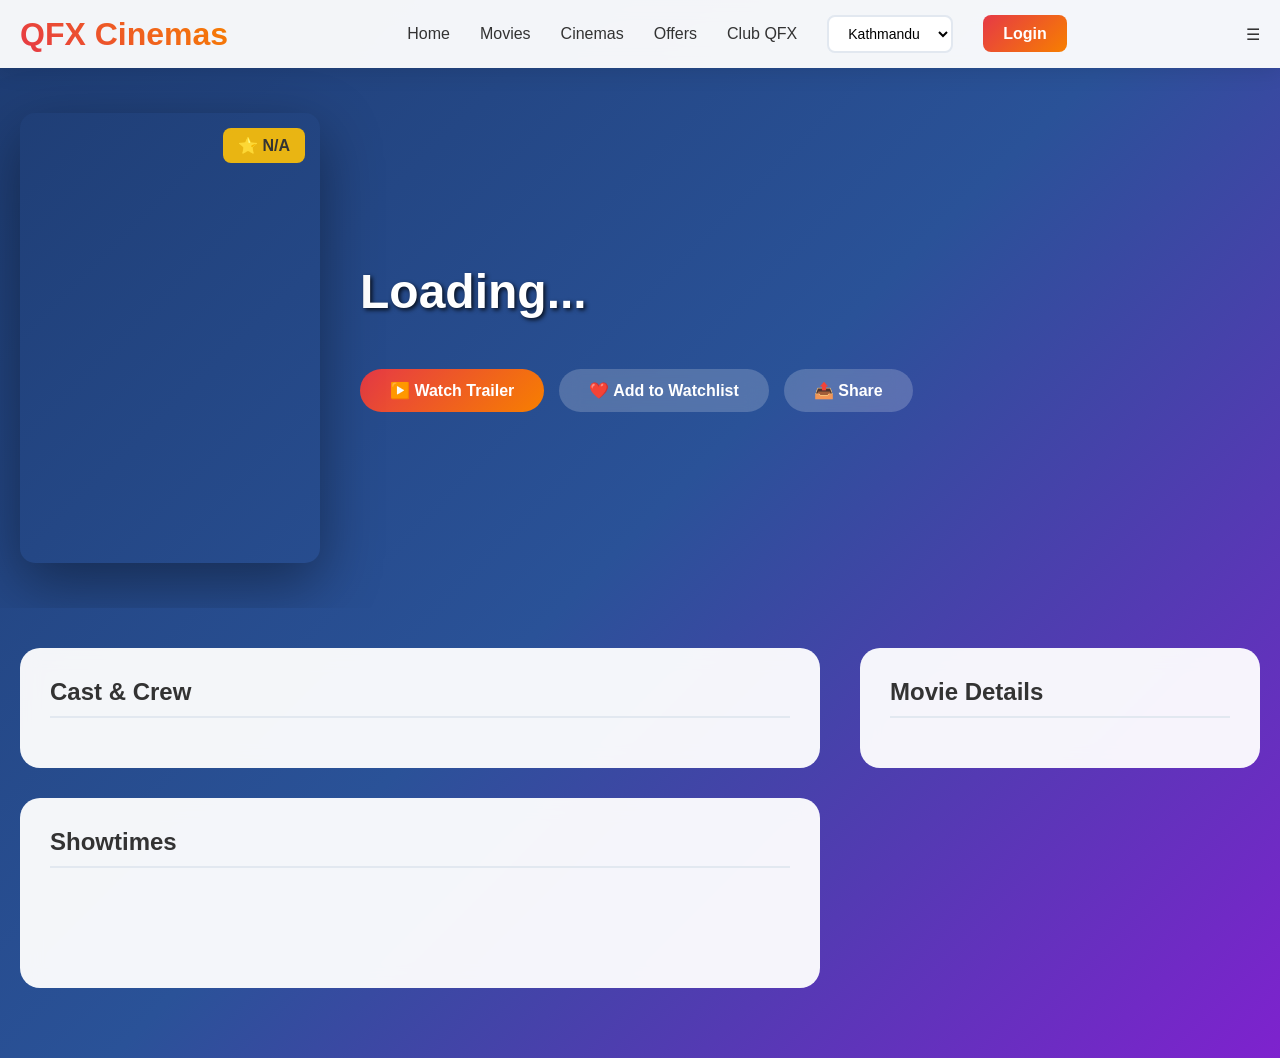
<file: movie-details.html>
<!DOCTYPE html>
<html lang="en">
<head>
    <meta charset="UTF-8">
    <meta name="viewport" content="width=device-width, initial-scale=1.0">
    <title>Movie Details - QFX Cinemas</title>
    <style>
        * {
            margin: 0;
            padding: 0;
            box-sizing: border-box;
        }

        body {
            font-family: 'Segoe UI', Tahoma, Geneva, Verdana, sans-serif;
            background: linear-gradient(135deg, #1e3c72 0%, #2a5298 50%, #7e22ce 100%);
            min-height: 100vh;
            color: #333;
        }

        /* Header Styles (reused from index.html) */
        header {
            background: rgba(255, 255, 255, 0.95);
            backdrop-filter: blur(10px);
            position: sticky;
            top: 0;
            z-index: 1000;
            box-shadow: 0 4px 20px rgba(0, 0, 0, 0.1);
        }

        .header-container {
            max-width: 1400px;
            margin: 0 auto;
            padding: 15px 20px;
            display: flex;
            justify-content: space-between;
            align-items: center;
        }

        .logo {
            font-size: 32px;
            font-weight: 800;
            background: linear-gradient(45deg, #e63946, #f77f00);
            -webkit-background-clip: text;
            -webkit-text-fill-color: transparent;
            background-clip: text;
            text-decoration: none;
        }

        nav ul {
            list-style: none;
            display: flex;
            gap: 30px;
            align-items: center;
        }

        nav a {
            text-decoration: none;
            color: #333;
            font-weight: 500;
            font-size: 16px;
            transition: color 0.3s ease;
        }

        nav a:hover {
            color: #e63946;
        }

        .location-selector {
            padding: 8px 15px;
            border: 2px solid #e2e8f0;
            border-radius: 8px;
            background: white;
            font-size: 14px;
            cursor: pointer;
        }

        .login-btn {
            background: linear-gradient(135deg, #e63946 0%, #f77f00 100%);
            color: white;
            padding: 10px 20px;
            border: none;
            border-radius: 8px;
            font-weight: 600;
            cursor: pointer;
            text-decoration: none;
        }

        /* Movie Hero Section */
        .movie-hero {
            position: relative;
            height: 60vh;
            overflow: hidden;
        }

        .movie-backdrop {
            position: absolute;
            width: 100%;
            height: 100%;
            background-size: cover;
            background-position: center;
            filter: brightness(0.3);
        }

        .movie-hero-content {
            position: relative;
            z-index: 2;
            height: 100%;
            display: flex;
            align-items: center;
            padding: 0 20px;
        }

        .movie-hero-container {
            max-width: 1400px;
            margin: 0 auto;
            display: grid;
            grid-template-columns: 300px 1fr;
            gap: 40px;
            align-items: center;
            width: 100%;
        }

        .movie-poster {
            width: 100%;
            height: 450px;
            background-size: cover;
            background-position: center;
            border-radius: 15px;
            box-shadow: 0 20px 60px rgba(0, 0, 0, 0.4);
            position: relative;
            overflow: hidden;
        }

        .movie-rating-badge {
            position: absolute;
            top: 15px;
            right: 15px;
            background: rgba(255, 193, 7, 0.9);
            color: #333;
            padding: 8px 15px;
            border-radius: 8px;
            font-weight: 700;
            font-size: 16px;
        }

        .movie-info {
            color: white;
        }

        .movie-title {
            font-size: 48px;
            font-weight: 800;
            margin-bottom: 20px;
            text-shadow: 2px 2px 4px rgba(0, 0, 0, 0.8);
        }

        .movie-meta {
            font-size: 18px;
            margin-bottom: 15px;
            opacity: 0.9;
            display: flex;
            gap: 20px;
            flex-wrap: wrap;
        }

        .movie-meta-item {
            display: flex;
            align-items: center;
            gap: 5px;
        }

        .movie-genres {
            margin-bottom: 20px;
        }

        .genre-tag {
            display: inline-block;
            background: rgba(255, 255, 255, 0.2);
            color: white;
            padding: 6px 15px;
            border-radius: 20px;
            font-size: 14px;
            margin-right: 10px;
            margin-bottom: 10px;
            backdrop-filter: blur(10px);
        }

        .movie-synopsis {
            font-size: 16px;
            line-height: 1.6;
            margin-bottom: 30px;
            opacity: 0.9;
            max-width: 800px;
        }

        .movie-actions {
            display: flex;
            gap: 15px;
            flex-wrap: wrap;
        }

        .btn {
            padding: 12px 30px;
            border: none;
            border-radius: 25px;
            font-size: 16px;
            font-weight: 600;
            cursor: pointer;
            text-decoration: none;
            display: inline-flex;
            align-items: center;
            gap: 8px;
            transition: all 0.3s ease;
        }

        .btn-primary {
            background: linear-gradient(135deg, #e63946 0%, #f77f00 100%);
            color: white;
        }

        .btn-primary:hover {
            transform: translateY(-2px);
            box-shadow: 0 10px 30px rgba(230, 57, 70, 0.4);
        }

        .btn-secondary {
            background: rgba(255, 255, 255, 0.2);
            color: white;
            backdrop-filter: blur(10px);
        }

        .btn-secondary:hover {
            background: rgba(255, 255, 255, 0.3);
        }

        /* Content Sections */
        .content-container {
            max-width: 1400px;
            margin: 0 auto;
            padding: 40px 20px;
        }

        .content-grid {
            display: grid;
            grid-template-columns: 2fr 1fr;
            gap: 40px;
        }

        .section {
            background: rgba(255, 255, 255, 0.95);
            backdrop-filter: blur(10px);
            border-radius: 20px;
            padding: 30px;
            margin-bottom: 30px;
        }

        .section-title {
            font-size: 24px;
            font-weight: 700;
            color: #333;
            margin-bottom: 20px;
            padding-bottom: 10px;
            border-bottom: 2px solid #e2e8f0;
        }

        /* Cast Section */
        .cast-grid {
            display: grid;
            grid-template-columns: repeat(auto-fill, minmax(120px, 1fr));
            gap: 20px;
        }

        .cast-member {
            text-align: center;
        }

        .cast-avatar {
            width: 80px;
            height: 80px;
            border-radius: 50%;
            background: linear-gradient(135deg, #667eea, #764ba2);
            display: flex;
            align-items: center;
            justify-content: center;
            margin: 0 auto 10px;
            font-size: 24px;
            color: white;
            font-weight: 600;
        }

        .cast-name {
            font-weight: 600;
            color: #333;
            margin-bottom: 5px;
            font-size: 14px;
        }

        .cast-role {
            font-size: 12px;
            color: #666;
        }

        /* Showtimes Section */
        .date-selector {
            display: flex;
            gap: 10px;
            margin-bottom: 20px;
            overflow-x: auto;
            padding-bottom: 10px;
        }

        .date-option {
            background: white;
            border: 2px solid #e2e8f0;
            border-radius: 10px;
            padding: 10px 15px;
            min-width: 80px;
            text-align: center;
            cursor: pointer;
            transition: all 0.3s ease;
        }

        .date-option.active {
            border-color: #e63946;
            background: #e63946;
            color: white;
        }

        .date-option:hover {
            border-color: #e63946;
        }

        .cinema-selector {
            margin-bottom: 20px;
        }

        .cinema-tabs {
            display: flex;
            gap: 10px;
            margin-bottom: 20px;
            flex-wrap: wrap;
        }

        .cinema-tab {
            background: white;
            border: 2px solid #e2e8f0;
            border-radius: 10px;
            padding: 10px 20px;
            cursor: pointer;
            transition: all 0.3s ease;
            font-weight: 500;
        }

        .cinema-tab.active {
            border-color: #e63946;
            background: #e63946;
            color: white;
        }

        .showtimes-grid {
            display: grid;
            grid-template-columns: repeat(auto-fill, minmax(120px, 1fr));
            gap: 10px;
        }

        .showtime-slot {
            background: white;
            border: 2px solid #e2e8f0;
            border-radius: 10px;
            padding: 15px;
            text-align: center;
            cursor: pointer;
            transition: all 0.3s ease;
        }

        .showtime-slot:hover {
            border-color: #e63946;
            transform: translateY(-2px);
        }

        .showtime-slot .time {
            font-weight: 600;
            font-size: 16px;
            color: #333;
            margin-bottom: 5px;
        }

        .showtime-slot .screen-type {
            font-size: 12px;
            color: #666;
        }

        .showtime-slot .price {
            font-size: 14px;
            font-weight: 600;
            color: #e63946;
            margin-top: 5px;
        }

        /* Details Sidebar */
        .details-grid {
            display: grid;
            gap: 15px;
        }

        .detail-item {
            display: flex;
            justify-content: space-between;
            padding: 10px 0;
            border-bottom: 1px solid #e2e8f0;
        }

        .detail-label {
            font-weight: 500;
            color: #666;
        }

        .detail-value {
            font-weight: 600;
            color: #333;
        }

        /* Loading State */
        .loading {
            text-align: center;
            padding: 60px 20px;
            color: #666;
        }

        .spinner {
            border: 3px solid #e2e8f0;
            border-radius: 50%;
            border-top: 3px solid #e63946;
            width: 40px;
            height: 40px;
            animation: spin 1s linear infinite;
            margin: 0 auto 20px;
        }

        @keyframes spin {
            0% { transform: rotate(0deg); }
            100% { transform: rotate(360deg); }
        }

        /* Modal Styles */
        .modal {
            display: none;
            position: fixed;
            z-index: 10000;
            left: 0;
            top: 0;
            width: 100%;
            height: 100%;
            background: rgba(0, 0, 0, 0.8);
            backdrop-filter: blur(5px);
        }

        .modal-content {
            background: white;
            margin: 5% auto;
            padding: 30px;
            border-radius: 20px;
            width: 90%;
            max-width: 800px;
            max-height: 80vh;
            overflow-y: auto;
            position: relative;
        }

        .close {
            color: #aaa;
            position: absolute;
            top: 15px;
            right: 20px;
            font-size: 28px;
            font-weight: bold;
            cursor: pointer;
        }

        .close:hover {
            color: #e63946;
        }

        /* Responsive Design */
        @media (max-width: 768px) {
            .movie-hero-container {
                grid-template-columns: 1fr;
                text-align: center;
            }

            .movie-poster {
                height: 350px;
                max-width: 250px;
                margin: 0 auto;
            }

            .movie-title {
                font-size: 32px;
            }

            .content-grid {
                grid-template-columns: 1fr;
            }

            .movie-actions {
                justify-content: center;
            }

            nav ul {
                display: none;
            }

            .mobile-menu {
                display: block;
                font-size: 24px;
                cursor: pointer;
            }
        }

        /* Utility Classes */
        .text-center {
            text-align: center;
        }

        .mt-20 {
            margin-top: 20px;
        }

        .mb-20 {
            margin-bottom: 20px;
        }
    </style>
</head>
<body>
    <header>
        <div class="header-container">
            <a href="index.html" class="logo">QFX Cinemas</a>

            <nav>
                <ul>
                    <li><a href="index.html">Home</a></li>
                    <li><a href="#movies">Movies</a></li>
                    <li><a href="#cinemas">Cinemas</a></li>
                    <li><a href="#offers">Offers</a></li>
                    <li><a href="#club">Club QFX</a></li>
                    <li>
                        <select class="location-selector" id="locationSelector">
                            <option value="kathmandu">Kathmandu</option>
                            <option value="pokhara">Pokhara</option>
                            <option value="lalitpur">Lalitpur</option>
                            <option value="bhaktapur">Bhaktapur</option>
                            <option value="biratnagar">Biratnagar</option>
                        </select>
                    </li>
                    <li><a href="seproject.html" class="login-btn">Login</a></li>
                </ul>
            </nav>

            <div class="mobile-menu">☰</div>
        </div>
    </header>

    <section class="movie-hero" id="movieHero">
        <div class="movie-backdrop" id="movieBackdrop"></div>
        <div class="movie-hero-content">
            <div class="movie-hero-container">
                <div class="movie-poster" id="moviePoster">
                    <div class="movie-rating-badge" id="movieRating">⭐ N/A</div>
                </div>
                <div class="movie-info">
                    <h1 class="movie-title" id="movieTitle">Loading...</h1>
                    <div class="movie-meta" id="movieMeta">
                        <!-- Meta information will be inserted here -->
                    </div>
                    <div class="movie-genres" id="movieGenres">
                        <!-- Genres will be inserted here -->
                    </div>
                    <div class="movie-synopsis" id="movieSynopsis">
                        <!-- Synopsis will be inserted here -->
                    </div>
                    <div class="movie-actions">
                        <button class="btn btn-primary" onclick="playTrailer()">
                            ▶️ Watch Trailer
                        </button>
                        <button class="btn btn-secondary" onclick="addToWatchlist()">
                            ❤️ Add to Watchlist
                        </button>
                        <button class="btn btn-secondary" onclick="shareMovie()">
                            📤 Share
                        </button>
                    </div>
                </div>
            </div>
        </div>
    </section>

    <div class="content-container">
        <div class="content-grid">
            <div class="main-content">
                <!-- Cast Section -->
                <div class="section">
                    <h2 class="section-title">Cast & Crew</h2>
                    <div class="cast-grid" id="castGrid">
                        <!-- Cast will be loaded here -->
                    </div>
                </div>

                <!-- Showtimes Section -->
                <div class="section">
                    <h2 class="section-title">Showtimes</h2>
                    <div class="date-selector" id="dateSelector">
                        <!-- Date options will be loaded here -->
                    </div>
                    <div class="cinema-selector">
                        <div class="cinema-tabs" id="cinemaTabs">
                            <!-- Cinema tabs will be loaded here -->
                        </div>
                        <div class="showtimes-grid" id="showtimesGrid">
                            <!-- Showtimes will be loaded here -->
                        </div>
                    </div>
                </div>
            </div>

            <div class="sidebar">
                <!-- Movie Details Section -->
                <div class="section">
                    <h2 class="section-title">Movie Details</h2>
                    <div class="details-grid" id="movieDetails">
                        <!-- Movie details will be loaded here -->
                    </div>
                </div>

                <!-- Cinema Info Section -->
                <div class="section" id="cinemaInfoSection" style="display: none;">
                    <h2 class="section-title">Cinema Information</h2>
                    <div id="cinemaDetails">
                        <!-- Cinema details will be loaded here -->
                    </div>
                </div>
            </div>
        </div>
    </div>

    <!-- Trailer Modal -->
    <div id="trailerModal" class="modal">
        <div class="modal-content">
            <span class="close" onclick="closeTrailerModal()">&times;</span>
            <h2 style="margin-bottom: 20px;">Movie Trailer</h2>
            <div id="trailerContainer" style="text-align: center;">
                <p>Trailer player would be embedded here</p>
                <p style="margin-top: 20px; color: #666;">In a full implementation, this would show YouTube/Vimeo embed or video player</p>
            </div>
        </div>
    </div>

    <script src="js/movie-service.js"></script>
    <script src="js/cinema-service.js"></script>
    <script>
        let currentMovie = null;
        let selectedDate = new Date().toISOString().split('T')[0];
        let selectedCinema = null;
        let location = 'kathmandu';

        // Initialize page
        document.addEventListener('DOMContentLoaded', function() {
            loadMovieFromURL();
            loadLocationPreference();
            generateDateSelector();
            setupLocationSelector();
        });

        function loadMovieFromURL() {
            const urlParams = new URLSearchParams(window.location.search);
            const movieId = urlParams.get('id');

            if (!movieId) {
                showError('No movie specified');
                return;
            }

            loadMovie(movieId);
        }

        function loadLocationPreference() {
            location = localStorage.getItem('selectedLocation') || 'kathmandu';
            const selector = document.getElementById('locationSelector');
            if (selector) {
                selector.value = location;
            }
        }

        function setupLocationSelector() {
            const selector = document.getElementById('locationSelector');
            if (selector) {
                selector.addEventListener('change', function(e) {
                    location = e.target.value;
                    localStorage.setItem('selectedLocation', location);
                    if (currentMovie) {
                        loadCinemaShowtimes();
                    }
                });
            }
        }

        async function loadMovie(movieId) {
            try {
                // Wait for movie service to load
                if (!movieService.movies) {
                    await movieService.loadMovieData();
                }

                currentMovie = movieService.getMovieById(movieId);

                if (!currentMovie) {
                    showError('Movie not found');
                    return;
                }

                renderMovieDetails();
                loadCinemaShowtimes();
                movieService.addToRecentlyViewed(movieId);

            } catch (error) {
                console.error('Error loading movie:', error);
                showError('Error loading movie details');
            }
        }

        function renderMovieDetails() {
            if (!currentMovie) return;

            // Update hero section
            document.getElementById('movieTitle').textContent = currentMovie.title;
            document.getElementById('movieRating').textContent = `⭐ ${currentMovie.imdb_rating || 'N/A'}`;
            document.getElementById('movieBackdrop').style.backgroundImage = `url('${currentMovie.backdrop_url}')`;
            document.getElementById('moviePoster').style.backgroundImage = `url('${currentMovie.poster_url}')`;
            document.getElementById('movieSynopsis').textContent = currentMovie.synopsis;

            // Update meta information
            const metaHtml = `
                <div class="movie-meta-item">🎬 ${currentMovie.duration}</div>
                <div class="movie-meta-item">⭐ ${currentMovie.rating}</div>
                <div class="movie-meta-item">🌐 ${currentMovie.language}</div>
                <div class="movie-meta-item">📅 ${new Date(currentMovie.release_date).toLocaleDateString()}</div>
                <div class="movie-meta-item">🎭 ${currentMovie.director}</div>
            `;
            document.getElementById('movieMeta').innerHTML = metaHtml;

            // Update genres
            const genresHtml = currentMovie.genre.map(g =>
                `<span class="genre-tag">${g}</span>`
            ).join('');
            document.getElementById('movieGenres').innerHTML = genresHtml;

            // Update cast
            const castHtml = [
                { name: currentMovie.director, role: 'Director', initial: 'D' },
                ...currentMovie.cast.slice(0, 6).map((actor, index) => ({
                    name: actor,
                    role: 'Actor',
                    initial: actor.charAt(0).toUpperCase()
                }))
            ].map(person => `
                <div class="cast-member">
                    <div class="cast-avatar">${person.initial}</div>
                    <div class="cast-name">${person.name}</div>
                    <div class="cast-role">${person.role}</div>
                </div>
            `).join('');
            document.getElementById('castGrid').innerHTML = castHtml;

            // Update movie details sidebar
            const detailsHtml = `
                <div class="detail-item">
                    <span class="detail-label">Duration</span>
                    <span class="detail-value">${currentMovie.duration}</span>
                </div>
                <div class="detail-item">
                    <span class="detail-label">Rating</span>
                    <span class="detail-value">${currentMovie.rating}</span>
                </div>
                <div class="detail-item">
                    <span class="detail-label">Language</span>
                    <span class="detail-value">${currentMovie.language}</span>
                </div>
                <div class="detail-item">
                    <span class="detail-label">Release Date</span>
                    <span class="detail-value">${new Date(currentMovie.release_date).toLocaleDateString()}</span>
                </div>
                <div class="detail-item">
                    <span class="detail-label">Genre</span>
                    <span class="detail-value">${currentMovie.genre.join(', ')}</span>
                </div>
                <div class="detail-item">
                    <span class="detail-label">Director</span>
                    <span class="detail-value">${currentMovie.director}</span>
                </div>
                <div class="detail-item">
                    <span class="detail-label">IMDb Rating</span>
                    <span class="detail-value">⭐ ${currentMovie.imdb_rating || 'N/A'}</span>
                </div>
            `;
            document.getElementById('movieDetails').innerHTML = detailsHtml;

            // Update page title
            document.title = `${currentMovie.title} - QFX Cinemas`;
        }

        function generateDateSelector() {
            const dateSelector = document.getElementById('dateSelector');
            const dates = [];

            for (let i = 0; i < 7; i++) {
                const date = new Date();
                date.setDate(date.getDate() + i);
                dates.push(date);
            }

            const dateHtml = dates.map((date, index) => {
                const dateStr = date.toISOString().split('T')[0];
                const isActive = index === 0;
                const dayName = index === 0 ? 'Today' : date.toLocaleDateString('en', { weekday: 'short' });
                const dayNum = date.getDate();

                return `
                    <div class="date-option ${isActive ? 'active' : ''}"
                         data-date="${dateStr}"
                         onclick="selectDate('${dateStr}', this)">
                        <div>${dayName}</div>
                        <div style="font-size: 18px; font-weight: 600;">${dayNum}</div>
                    </div>
                `;
            }).join('');

            dateSelector.innerHTML = dateHtml;
        }

        function selectDate(date, element) {
            selectedDate = date;

            // Update active state
            document.querySelectorAll('.date-option').forEach(opt => {
                opt.classList.remove('active');
            });
            element.classList.add('active');

            // Reload showtimes
            if (currentMovie) {
                loadCinemaShowtimes();
            }
        }

        function loadCinemaShowtimes() {
            if (!currentMovie) return;

            const cinemas = cinemaService.getCinemasByLocation(location);

            if (cinemas.length === 0) {
                document.getElementById('cinemaTabs').innerHTML =
                    '<p style="color: #666;">No cinemas available in this location</p>';
                document.getElementById('showtimesGrid').innerHTML = '';
                return;
            }

            // Generate cinema tabs
            const cinemaTabsHtml = cinemas.map((cinema, index) => {
                const isActive = index === 0;
                const showtimes = movieService.getMovieShowtimes(currentMovie.id, location);
                const hasShowtimes = showtimes && showtimes[cinema.id];

                return `
                    <div class="cinema-tab ${isActive ? 'active' : ''}"
                         data-cinema="${cinema.id}"
                         onclick="selectCinema('${cinema.id}', this)"
                         style="${!hasShowtimes ? 'opacity: 0.5; cursor: not-allowed;' : ''}">
                        ${cinema.name}
                    </div>
                `;
            }).join('');

            document.getElementById('cinemaTabs').innerHTML = cinemaTabsHtml;

            // Select first available cinema
            if (cinemas.length > 0) {
                selectCinema(cinemas[0].id);
            }
        }

        function selectCinema(cinemaId, element) {
            selectedCinema = cinemaId;

            // Update active state
            document.querySelectorAll('.cinema-tab').forEach(tab => {
                tab.classList.remove('active');
            });
            if (element) {
                element.classList.add('active');
            }

            // Load showtimes for selected cinema
            loadShowtimes(cinemaId);

            // Show cinema info
            showCinemaInfo(cinemaId);
        }

        function loadShowtimes(cinemaId) {
            if (!currentMovie) return;

            const showtimes = movieService.getMovieShowtimes(currentMovie.id, location);
            const cinemaShowtimes = showtimes && showtimes[cinemaId] ? showtimes[cinemaId] : [];

            if (cinemaShowtimes.length === 0) {
                document.getElementById('showtimesGrid').innerHTML =
                    '<p style="color: #666; grid-column: 1/-1;">No showtimes available</p>';
                return;
            }

            const cinema = cinemaService.getCinemaById(cinemaId);
            const screen = cinema ? cinema.screens[0] : null;

            const showtimesHtml = cinemaShowtimes.map(time => {
                const basePrice = screen ?
                    Object.values(screen.seatingCategories)[0].price : 350;

                return `
                    <div class="showtime-slot" onclick="selectShowtime('${time}', '${cinemaId}')">
                        <div class="time">${time}</div>
                        <div class="screen-type">${screen ? screen.type : 'Standard'}</div>
                        <div class="price">Rs. ${basePrice}</div>
                    </div>
                `;
            }).join('');

            document.getElementById('showtimesGrid').innerHTML = showtimesHtml;
        }

        function showCinemaInfo(cinemaId) {
            const cinema = cinemaService.getCinemaById(cinemaId);
            if (!cinema) return;

            const cinemaInfoHtml = `
                <div class="detail-item">
                    <span class="detail-label">Name</span>
                    <span class="detail-value">${cinema.name}</span>
                </div>
                <div class="detail-item">
                    <span class="detail-label">Address</span>
                    <span class="detail-value">${cinema.address}</span>
                </div>
                <div class="detail-item">
                    <span class="detail-label">Phone</span>
                    <span class="detail-value">${cinema.phone}</span>
                </div>
                <div class="detail-item">
                    <span class="detail-label">Facilities</span>
                    <span class="detail-value">${cinema.facilities.join(', ')}</span>
                </div>
                <div class="detail-item">
                    <span class="detail-label">Hours</span>
                    <span class="detail-value">${cinema.operatingHours}</span>
                </div>
            `;

            document.getElementById('cinemaDetails').innerHTML = cinemaInfoHtml;
            document.getElementById('cinemaInfoSection').style.display = 'block';
        }

        function selectShowtime(time, cinemaId) {
            if (!currentMovie || !cinemaId) return;

            // Save booking information
            const bookingData = {
                movieId: currentMovie.id,
                cinemaId: cinemaId,
                date: selectedDate,
                time: time,
                location: location
            };

            localStorage.setItem('currentBooking', JSON.stringify(bookingData));

            // Redirect to seat selection
            window.location.href = 'seat-selection.html';
        }

        function playTrailer() {
            if (!currentMovie || !currentMovie.trailer_url) {
                alert('Trailer not available for this movie');
                return;
            }

            document.getElementById('trailerModal').style.display = 'block';

            // In a real implementation, this would embed the actual trailer
            document.getElementById('trailerContainer').innerHTML = `
                <div style="background: #000; height: 400px; display: flex; align-items: center; justify-content: center; border-radius: 10px;">
                    <div style="text-align: center; color: white;">
                        <div style="font-size: 48px; margin-bottom: 20px;">▶️</div>
                        <h3>${currentMovie.title}</h3>
                        <p>Trailer would play here</p>
                        <p style="opacity: 0.7; font-size: 14px; margin-top: 10px;">
                            Trailer URL: ${currentMovie.trailer_url}
                        </p>
                    </div>
                </div>
            `;
        }

        function closeTrailerModal() {
            document.getElementById('trailerModal').style.display = 'none';
        }

        function addToWatchlist() {
            if (!currentMovie) return;

            const added = movieService.addToWatchlist(currentMovie.id);
            if (added) {
                alert(`${currentMovie.title} added to your watchlist!`);
            } else {
                alert(`${currentMovie.title} is already in your watchlist.`);
            }
        }

        function shareMovie() {
            if (!currentMovie) return;

            const shareUrl = window.location.href;
            const shareText = `Check out ${currentMovie.title} at QFX Cinemas!`;

            if (navigator.share) {
                navigator.share({
                    title: currentMovie.title,
                    text: shareText,
                    url: shareUrl
                }).catch(err => console.log('Error sharing:', err));
            } else {
                // Fallback - copy to clipboard
                navigator.clipboard.writeText(`${shareText} ${shareUrl}`).then(() => {
                    alert('Link copied to clipboard!');
                }).catch(() => {
                    alert(`Share this movie: ${shareUrl}`);
                });
            }
        }

        function showError(message) {
            document.getElementById('movieTitle').textContent = 'Error';
            document.getElementById('movieSynopsis').textContent = message;
            document.getElementById('castGrid').innerHTML = '';
            document.getElementById('showtimesGrid').innerHTML = '';
        }

        // Close modal when clicking outside
        window.onclick = function(event) {
            const modal = document.getElementById('trailerModal');
            if (event.target === modal) {
                modal.style.display = 'none';
            }
        }
    </script>
</body>
</html>
</file>
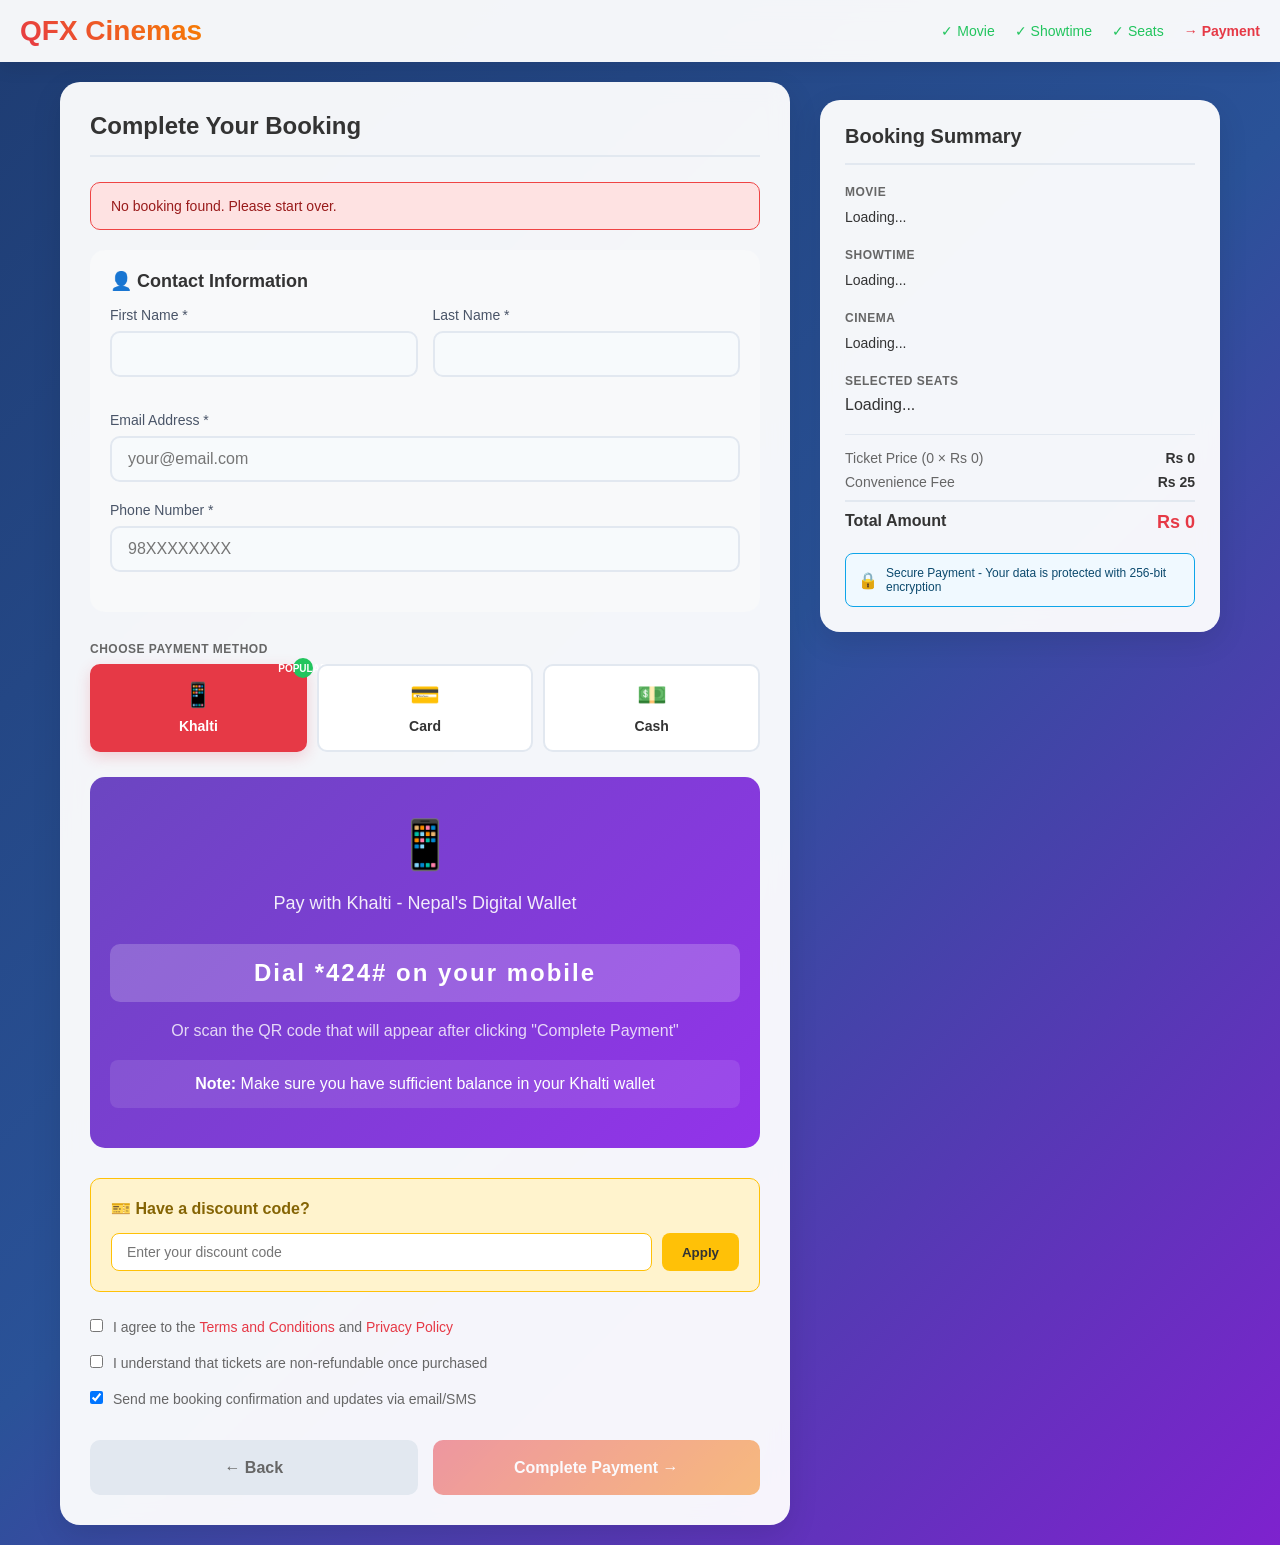
<file: payment.html>
<!DOCTYPE html>
<html lang="en">
<head>
    <meta charset="UTF-8">
    <meta name="viewport" content="width=device-width, initial-scale=1.0">
    <title>Payment - QFX Cinemas</title>
    <style>
        * {
            margin: 0;
            padding: 0;
            box-sizing: border-box;
        }

        body {
            font-family: 'Segoe UI', Tahoma, Geneva, Verdana, sans-serif;
            background: linear-gradient(135deg, #1e3c72 0%, #2a5298 50%, #7e22ce 100%);
            min-height: 100vh;
            color: #333;
        }

        /* Header Styles */
        header {
            background: rgba(255, 255, 255, 0.95);
            backdrop-filter: blur(10px);
            position: sticky;
            top: 0;
            z-index: 1000;
            box-shadow: 0 4px 20px rgba(0, 0, 0, 0.1);
        }

        .header-container {
            max-width: 1400px;
            margin: 0 auto;
            padding: 15px 20px;
            display: flex;
            justify-content: space-between;
            align-items: center;
        }

        .logo {
            font-size: 28px;
            font-weight: 800;
            background: linear-gradient(45deg, #e63946, #f77f00);
            -webkit-background-clip: text;
            -webkit-text-fill-color: transparent;
            background-clip: text;
            text-decoration: none;
        }

        .progress-indicator {
            display: flex;
            align-items: center;
            gap: 20px;
            color: #666;
            font-size: 14px;
        }

        .progress-step {
            display: flex;
            align-items: center;
            gap: 8px;
        }

        .progress-step.active {
            color: #e63946;
            font-weight: 600;
        }

        .progress-step.completed {
            color: #22c55e;
        }

        /* Main Container */
        .container {
            max-width: 1200px;
            margin: 0 auto;
            padding: 20px;
        }

        .content-grid {
            display: grid;
            grid-template-columns: 1fr 400px;
            gap: 30px;
            align-items: start;
        }

        /* Payment Form Section */
        .payment-section {
            background: rgba(255, 255, 255, 0.95);
            backdrop-filter: blur(10px);
            border-radius: 20px;
            padding: 30px;
            box-shadow: 0 10px 30px rgba(0, 0, 0, 0.1);
        }

        .section-title {
            font-size: 24px;
            font-weight: 700;
            color: #333;
            margin-bottom: 25px;
            padding-bottom: 15px;
            border-bottom: 2px solid #e2e8f0;
        }

        /* User Information */
        .user-info {
            background: #f8f9fa;
            border-radius: 15px;
            padding: 20px;
            margin-bottom: 30px;
        }

        .user-info h3 {
            font-size: 18px;
            font-weight: 600;
            color: #333;
            margin-bottom: 15px;
            display: flex;
            align-items: center;
            gap: 8px;
        }

        .form-row {
            display: grid;
            grid-template-columns: 1fr 1fr;
            gap: 15px;
            margin-bottom: 15px;
        }

        .form-group {
            margin-bottom: 20px;
        }

        .form-group label {
            display: block;
            margin-bottom: 8px;
            font-weight: 500;
            color: #4a5568;
            font-size: 14px;
        }

        .form-group input,
        .form-group select {
            width: 100%;
            padding: 12px 16px;
            border: 2px solid #e2e8f0;
            border-radius: 10px;
            font-size: 16px;
            transition: all 0.3s ease;
            background: #f7fafc;
        }

        .form-group input:focus,
        .form-group select:focus {
            outline: none;
            border-color: #e63946;
            background: white;
            box-shadow: 0 0 0 3px rgba(230, 57, 70, 0.1);
        }

        /* Payment Methods */
        .payment-methods {
            margin-bottom: 30px;
        }

        .method-tabs {
            display: flex;
            gap: 10px;
            margin-bottom: 25px;
            flex-wrap: wrap;
        }

        .method-tab {
            flex: 1;
            min-width: 120px;
            padding: 15px;
            background: white;
            border: 2px solid #e2e8f0;
            border-radius: 10px;
            text-align: center;
            cursor: pointer;
            transition: all 0.3s ease;
            font-weight: 500;
            position: relative;
        }

        .method-tab:hover {
            border-color: #e63946;
            transform: translateY(-2px);
        }

        .method-tab.active {
            border-color: #e63946;
            background: #e63946;
            color: white;
            box-shadow: 0 5px 15px rgba(230, 57, 70, 0.2);
        }

        .method-icon {
            font-size: 24px;
            margin-bottom: 8px;
            display: block;
        }

        .method-name {
            font-size: 14px;
            font-weight: 600;
        }

        .method-tab .badge {
            position: absolute;
            top: -8px;
            right: -8px;
            background: #22c55e;
            color: white;
            border-radius: 50%;
            width: 20px;
            height: 20px;
            font-size: 10px;
            display: flex;
            align-items: center;
            justify-content: center;
            font-weight: 700;
        }

        .payment-form {
            display: none;
        }

        .payment-form.active {
            display: block;
        }

        /* Khalti Payment */
        .khalti-form {
            text-align: center;
            padding: 40px 20px;
            background: linear-gradient(135deg, #6b46c1 0%, #9333ea 100%);
            border-radius: 15px;
            color: white;
        }

        .khalti-logo {
            font-size: 48px;
            margin-bottom: 20px;
        }

        .khalti-info {
            font-size: 18px;
            margin-bottom: 30px;
            opacity: 0.9;
        }

        .khalti-number {
            font-size: 24px;
            font-weight: 700;
            margin-bottom: 20px;
            background: rgba(255, 255, 255, 0.2);
            padding: 15px;
            border-radius: 10px;
            letter-spacing: 2px;
        }

        /* Card Payment Form */
        .card-form {
            background: #f8f9fa;
            border-radius: 15px;
            padding: 25px;
        }

        .card-row {
            display: grid;
            grid-template-columns: 2fr 1fr;
            gap: 15px;
        }

        /* Discount Code */
        .discount-section {
            background: #fff3cd;
            border: 1px solid #ffc107;
            border-radius: 10px;
            padding: 20px;
            margin-bottom: 25px;
        }

        .discount-header {
            display: flex;
            align-items: center;
            gap: 10px;
            margin-bottom: 15px;
            color: #856404;
            font-weight: 600;
        }

        .discount-input-group {
            display: flex;
            gap: 10px;
        }

        .discount-input {
            flex: 1;
            padding: 10px 15px;
            border: 1px solid #ffc107;
            border-radius: 8px;
            font-size: 14px;
        }

        .apply-btn {
            background: #ffc107;
            color: #333;
            border: none;
            padding: 10px 20px;
            border-radius: 8px;
            font-weight: 600;
            cursor: pointer;
            transition: all 0.3s ease;
        }

        .apply-btn:hover {
            background: #e0a800;
        }

        /* Terms Section */
        .terms-section {
            margin-bottom: 30px;
        }

        .checkbox-group {
            display: flex;
            align-items: flex-start;
            gap: 10px;
            margin-bottom: 15px;
        }

        .checkbox-group input[type="checkbox"] {
            margin-top: 2px;
            width: auto;
        }

        .checkbox-group label {
            font-size: 14px;
            color: #666;
            line-height: 1.5;
            cursor: pointer;
        }

        .checkbox-group a {
            color: #e63946;
            text-decoration: none;
            font-weight: 500;
        }

        .checkbox-group a:hover {
            text-decoration: underline;
        }

        /* Action Buttons */
        .payment-actions {
            display: flex;
            gap: 15px;
            margin-top: 30px;
        }

        .btn {
            padding: 15px 30px;
            border: none;
            border-radius: 10px;
            font-size: 16px;
            font-weight: 600;
            cursor: pointer;
            transition: all 0.3s ease;
            text-decoration: none;
            display: inline-flex;
            align-items: center;
            justify-content: center;
            flex: 1;
            min-height: 55px;
        }

        .btn-primary {
            background: linear-gradient(135deg, #e63946 0%, #f77f00 100%);
            color: white;
        }

        .btn-primary:hover:not(:disabled) {
            transform: translateY(-2px);
            box-shadow: 0 8px 25px rgba(230, 57, 70, 0.3);
        }

        .btn-primary:disabled {
            opacity: 0.5;
            cursor: not-allowed;
        }

        .btn-secondary {
            background: #e2e8f0;
            color: #666;
        }

        .btn-secondary:hover {
            background: #cbd5e0;
        }

        /* Booking Summary Sidebar */
        .booking-summary {
            background: rgba(255, 255, 255, 0.95);
            backdrop-filter: blur(10px);
            border-radius: 20px;
            padding: 25px;
            position: sticky;
            top: 100px;
            box-shadow: 0 10px 30px rgba(0, 0, 0, 0.1);
        }

        .summary-title {
            font-size: 20px;
            font-weight: 700;
            color: #333;
            margin-bottom: 20px;
            padding-bottom: 15px;
            border-bottom: 2px solid #e2e8f0;
        }

        .summary-section {
            margin-bottom: 20px;
        }

        .summary-label {
            font-size: 12px;
            color: #666;
            text-transform: uppercase;
            letter-spacing: 0.5px;
            margin-bottom: 8px;
            font-weight: 600;
        }

        .summary-value {
            font-size: 14px;
            color: #333;
            margin-bottom: 15px;
            line-height: 1.5;
        }

        .seats-list {
            display: flex;
            flex-wrap: wrap;
            gap: 5px;
            margin-top: 5px;
        }

        .seat-chip {
            background: #e63946;
            color: white;
            padding: 3px 8px;
            border-radius: 12px;
            font-size: 11px;
            font-weight: 500;
        }

        .price-breakdown {
            border-top: 1px solid #e2e8f0;
            padding-top: 15px;
            margin-top: 15px;
        }

        .price-row {
            display: flex;
            justify-content: space-between;
            margin-bottom: 8px;
            font-size: 14px;
        }

        .price-label {
            color: #666;
        }

        .price-value {
            font-weight: 600;
            color: #333;
        }

        .price-total {
            border-top: 2px solid #e2e8f0;
            padding-top: 10px;
            margin-top: 10px;
        }

        .price-total .price-label {
            font-weight: 600;
            color: #333;
            font-size: 16px;
        }

        .price-total .price-value {
            color: #e63946;
            font-size: 18px;
            font-weight: 700;
        }

        .discount-applied {
            color: #22c55e;
            font-weight: 600;
        }

        /* Security Badge */
        .security-badge {
            display: flex;
            align-items: center;
            gap: 8px;
            background: #f0f9ff;
            border: 1px solid #0ea5e9;
            border-radius: 8px;
            padding: 12px;
            margin-top: 20px;
            font-size: 12px;
            color: #0c4a6e;
        }

        .security-badge .icon {
            color: #0ea5e9;
            font-size: 16px;
        }

        /* Alert Messages */
        .alert {
            padding: 15px 20px;
            border-radius: 10px;
            margin-bottom: 20px;
            font-size: 14px;
        }

        .alert-success {
            background: #d1fae5;
            border: 1px solid #22c55e;
            color: #065f46;
        }

        .alert-warning {
            background: #fef3c7;
            border: 1px solid #fbbf24;
            color: #92400e;
        }

        .alert-error {
            background: #fee2e2;
            border: 1px solid #ef4444;
            color: #991b1b;
        }

        /* Loading State */
        .loading {
            text-align: center;
            padding: 40px;
            color: #666;
        }

        .spinner {
            border: 3px solid #e2e8f0;
            border-radius: 50%;
            border-top: 3px solid #e63946;
            width: 40px;
            height: 40px;
            animation: spin 1s linear infinite;
            margin: 0 auto 20px;
        }

        @keyframes spin {
            0% { transform: rotate(0deg); }
            100% { transform: rotate(360deg); }
        }

        /* Responsive Design */
        @media (max-width: 1024px) {
            .content-grid {
                grid-template-columns: 1fr;
            }

            .booking-summary {
                position: relative;
                top: auto;
            }
        }

        @media (max-width: 768px) {
            .header-container {
                padding: 15px;
                flex-direction: column;
                gap: 15px;
            }

            .logo {
                font-size: 24px;
            }

            .progress-indicator {
                font-size: 12px;
            }

            .form-row {
                grid-template-columns: 1fr;
            }

            .card-row {
                grid-template-columns: 1fr;
            }

            .method-tabs {
                flex-direction: column;
            }

            .payment-actions {
                flex-direction: column;
            }

            .method-tab .badge {
                position: static;
                margin-top: 5px;
            }
        }

        /* Utility Classes */
        .text-center {
            text-align: center;
        }

        .mb-20 {
            margin-bottom: 20px;
        }

        .mt-20 {
            margin-top: 20px;
        }

        .hidden {
            display: none;
        }
    </style>
</head>
<body>
    <header>
        <div class="header-container">
            <a href="index.html" class="logo">QFX Cinemas</a>
            <div class="progress-indicator">
                <div class="progress-step completed">
                    ✓ Movie
                </div>
                <div class="progress-step completed">
                    ✓ Showtime
                </div>
                <div class="progress-step completed">
                    ✓ Seats
                </div>
                <div class="progress-step active">
                    → Payment
                </div>
            </div>
        </div>
    </header>

    <div class="container">
        <div class="content-grid">
            <!-- Payment Form Section -->
            <div class="payment-section">
                <h2 class="section-title">Complete Your Booking</h2>

                <div id="alertContainer"></div>

                <!-- User Information -->
                <div class="user-info">
                    <h3>👤 Contact Information</h3>
                    <div class="form-row">
                        <div class="form-group">
                            <label for="firstName">First Name *</label>
                            <input type="text" id="firstName" name="firstName" required>
                        </div>
                        <div class="form-group">
                            <label for="lastName">Last Name *</label>
                            <input type="text" id="lastName" name="lastName" required>
                        </div>
                    </div>
                    <div class="form-group">
                        <label for="email">Email Address *</label>
                        <input type="email" id="email" name="email" required placeholder="your@email.com">
                    </div>
                    <div class="form-group">
                        <label for="phone">Phone Number *</label>
                        <input type="tel" id="phone" name="phone" required placeholder="98XXXXXXXX">
                    </div>
                </div>

                <!-- Payment Methods -->
                <div class="payment-methods">
                    <h3 class="summary-label">Choose Payment Method</h3>
                    <div class="method-tabs">
                        <div class="method-tab active" onclick="selectPaymentMethod('khalti')">
                            <span class="method-icon">📱</span>
                            <span class="method-name">Khalti</span>
                            <span class="badge">POPULAR</span>
                        </div>
                        <div class="method-tab" onclick="selectPaymentMethod('card')">
                            <span class="method-icon">💳</span>
                            <span class="method-name">Card</span>
                        </div>
                        <div class="method-tab" onclick="selectPaymentMethod('cash')">
                            <span class="method-icon">💵</span>
                            <span class="method-name">Cash</span>
                        </div>
                    </div>

                    <!-- Khalti Payment Form -->
                    <div class="payment-form active" id="khalti-form">
                        <div class="khalti-form">
                            <div class="khalti-logo">📱</div>
                            <div class="khalti-info">
                                Pay with Khalti - Nepal's Digital Wallet
                            </div>
                            <div class="khalti-number">
                                Dial *424# on your mobile
                            </div>
                            <p style="margin-bottom: 20px; opacity: 0.8;">
                                Or scan the QR code that will appear after clicking "Complete Payment"
                            </p>
                            <div style="background: rgba(255,255,255,0.1); padding: 15px; border-radius: 8px;">
                                <strong>Note:</strong> Make sure you have sufficient balance in your Khalti wallet
                            </div>
                        </div>
                    </div>

                    <!-- Card Payment Form -->
                    <div class="payment-form" id="card-form">
                        <div class="card-form">
                            <div class="form-group">
                                <label for="cardNumber">Card Number *</label>
                                <input type="text" id="cardNumber" placeholder="1234 5678 9012 3456" maxlength="19">
                            </div>
                            <div class="card-row">
                                <div class="form-group">
                                    <label for="expiryDate">Expiry Date *</label>
                                    <input type="text" id="expiryDate" placeholder="MM/YY" maxlength="5">
                                </div>
                                <div class="form-group">
                                    <label for="cvv">CVV *</label>
                                    <input type="text" id="cvv" placeholder="123" maxlength="3">
                                </div>
                            </div>
                            <div class="form-group">
                                <label for="cardName">Cardholder Name *</label>
                                <input type="text" id="cardName" placeholder="John Doe">
                            </div>
                        </div>
                    </div>

                    <!-- Cash Payment Form -->
                    <div class="payment-form" id="cash-form">
                        <div style="background: #f0f9ff; border: 1px solid #0ea5e9; border-radius: 10px; padding: 25px; text-align: center;">
                            <div style="font-size: 48px; margin-bottom: 15px;">💵</div>
                            <h3 style="color: #0c4a6e; margin-bottom: 15px;">Pay at Cinema Counter</h3>
                            <p style="color: #0c4a6e; margin-bottom: 20px;">
                                Complete your booking online and pay when you arrive at the cinema.<br>
                                Please arrive at least 30 minutes before showtime.
                            </p>
                            <div style="background: #e0f2fe; padding: 15px; border-radius: 8px; font-size: 14px; color: #0c4a6e;">
                                <strong>Important:</strong> Your seats will be held for 30 minutes after booking.
                                Please collect your tickets from the counter within this time.
                            </div>
                        </div>
                    </div>
                </div>

                <!-- Discount Code -->
                <div class="discount-section">
                    <div class="discount-header">
                        🎫 Have a discount code?
                    </div>
                    <div class="discount-input-group">
                        <input type="text" class="discount-input" id="discountCode" placeholder="Enter your discount code">
                        <button class="apply-btn" onclick="applyDiscount()">Apply</button>
                    </div>
                </div>

                <!-- Terms and Conditions -->
                <div class="terms-section">
                    <div class="checkbox-group">
                        <input type="checkbox" id="terms" required>
                        <label for="terms">
                            I agree to the <a href="#" onclick="showTerms()">Terms and Conditions</a> and
                            <a href="#" onclick="showPrivacy()">Privacy Policy</a>
                        </label>
                    </div>
                    <div class="checkbox-group">
                        <input type="checkbox" id="cancellation">
                        <label for="cancellation">
                            I understand that tickets are non-refundable once purchased
                        </label>
                    </div>
                    <div class="checkbox-group">
                        <input type="checkbox" id="notifications" checked>
                        <label for="notifications">
                            Send me booking confirmation and updates via email/SMS
                        </label>
                    </div>
                </div>

                <!-- Payment Actions -->
                <div class="payment-actions">
                    <button class="btn btn-secondary" onclick="goBack()">
                        ← Back
                    </button>
                    <button class="btn btn-primary" id="completePaymentBtn" onclick="completePayment()" disabled>
                        Complete Payment →
                    </button>
                </div>
            </div>

            <!-- Booking Summary Sidebar -->
            <div class="booking-summary">
                <div class="summary-title">Booking Summary</div>

                <!-- Movie Details -->
                <div class="summary-section">
                    <div class="summary-label">Movie</div>
                    <div class="summary-value" id="summaryMovie">Loading...</div>
                </div>

                <!-- Showtime Details -->
                <div class="summary-section">
                    <div class="summary-label">Showtime</div>
                    <div class="summary-value" id="summaryShowtime">Loading...</div>
                </div>

                <!-- Cinema Details -->
                <div class="summary-section">
                    <div class="summary-label">Cinema</div>
                    <div class="summary-value" id="summaryCinema">Loading...</div>
                </div>

                <!-- Selected Seats -->
                <div class="summary-section">
                    <div class="summary-label">Selected Seats</div>
                    <div class="seats-list" id="summarySeats">Loading...</div>
                </div>

                <!-- Price Breakdown -->
                <div class="price-breakdown">
                    <div class="price-row">
                        <span class="price-label">Ticket Price (<span id="ticketCount">0</span> × Rs <span id="ticketPrice">0</span>)</span>
                        <span class="price-value">Rs <span id="ticketTotal">0</span></span>
                    </div>
                    <div class="price-row" id="premiumRow" style="display: none;">
                        <span class="price-label">Premium Charge</span>
                        <span class="price-value">Rs <span id="premiumAmount">0</span></span>
                    </div>
                    <div class="price-row" id="discountRow" style="display: none;">
                        <span class="price-label discount-applied">Discount Applied</span>
                        <span class="price-value discount-applied">-Rs <span id="discountAmount">0</span></span>
                    </div>
                    <div class="price-row">
                        <span class="price-label">Convenience Fee</span>
                        <span class="price-value">Rs <span id="convenienceFee">25</span></span>
                    </div>
                    <div class="price-total">
                        <div class="price-row">
                            <span class="price-label">Total Amount</span>
                            <span class="price-value">Rs <span id="totalAmount">0</span></span>
                        </div>
                    </div>
                </div>

                <!-- Security Badge -->
                <div class="security-badge">
                    <span class="icon">🔒</span>
                    <span>Secure Payment - Your data is protected with 256-bit encryption</span>
                </div>
            </div>
        </div>
    </div>

    <script src="js/movie-service.js"></script>
    <script src="js/cinema-service.js"></script>
    <script src="js/showtime-service.js"></script>
    <script src="js/seat-service.js"></script>
    <script>
        let currentBooking = null;
        let selectedPaymentMethod = 'khalti';
        let discountApplied = null;

        // Initialize page
        document.addEventListener('DOMContentLoaded', function() {
            loadCurrentBooking();
            setupFormValidation();
            preloadUserData();
        });

        function loadCurrentBooking() {
            try {
                const bookingData = localStorage.getItem('currentBooking');
                if (!bookingData) {
                    showAlert('No booking found. Please start over.', 'error');
                    setTimeout(() => {
                        window.location.href = 'index.html';
                    }, 3000);
                    return;
                }

                currentBooking = JSON.parse(bookingData);
                renderBookingSummary();
                updateButtonState();
            } catch (error) {
                console.error('Error loading booking:', error);
                showAlert('Error loading booking information', 'error');
            }
        }

        async function renderBookingSummary() {
            if (!currentBooking) return;

            try {
                // Wait for movie service to load
                if (!movieService.movies) {
                    await movieService.loadMovieData();
                }

                const movie = movieService.getMovieById(currentBooking.movieId);
                const cinema = cinemaService.getCinemaById(currentBooking.cinemaId, currentBooking.location);
                const screen = cinema ? cinema.screens.find(s => s.id === currentBooking.screenId) : null;

                // Update movie details
                if (movie) {
                    document.getElementById('summaryMovie').textContent = movie.title;
                }

                // Update showtime details
                const showDate = new Date(currentBooking.date);
                const showtimeText = `${showDate.toLocaleDateString('en-US', { weekday: 'short', month: 'short', day: 'numeric' })} at ${formatShowtime(currentBooking.time)}`;
                document.getElementById('summaryShowtime').textContent = showtimeText;

                // Update cinema details
                if (cinema && screen) {
                    document.getElementById('summaryCinema').textContent = `${cinema.name} - ${screen.type} Screen`;
                }

                // Update seats
                if (currentBooking.selectedSeats && currentBooking.selectedSeats.length > 0) {
                    const seatsHtml = currentBooking.selectedSeats.map(seat =>
                        `<span class="seat-chip">${seat.category} ${seat.row} ${seat.number}</span>`
                    ).join('');
                    document.getElementById('summarySeats').innerHTML = seatsHtml;
                    document.getElementById('ticketCount').textContent = currentBooking.selectedSeats.length;
                }

                // Update pricing
                if (currentBooking.totalAmount) {
                    calculatePriceBreakdown();
                }

            } catch (error) {
                console.error('Error rendering summary:', error);
            }
        }

        function formatShowtime(time) {
            return time;
        }

        function calculatePriceBreakdown() {
            if (!currentBooking.selectedSeats || currentBooking.selectedSeats.length === 0) return;

            const seatCount = currentBooking.selectedSeats.length;
            const convenienceFee = 25;

            // Calculate base ticket prices
            let baseTotal = 0;
            let premiumTotal = 0;

            currentBooking.selectedSeats.forEach(seat => {
                baseTotal += seat.price;
                if (seat.isPremium) {
                    premiumTotal += Math.round(seat.price * 0.5);
                }
            });

            const ticketPrice = seatCount > 0 ? Math.round(baseTotal / seatCount) : 0;
            let totalAmount = baseTotal + premiumTotal + convenienceFee;

            // Apply discount if any
            if (discountApplied) {
                const discountValue = Math.round(totalAmount * (discountApplied.percentage / 100));
                totalAmount -= discountValue;

                document.getElementById('discountRow').style.display = 'flex';
                document.getElementById('discountAmount').textContent = discountValue;
            }

            // Update UI
            document.getElementById('ticketPrice').textContent = ticketPrice;
            document.getElementById('ticketTotal').textContent = baseTotal;

            if (premiumTotal > 0) {
                document.getElementById('premiumRow').style.display = 'flex';
                document.getElementById('premiumAmount').textContent = premiumTotal;
            }

            document.getElementById('totalAmount').textContent = totalAmount;
        }

        function selectPaymentMethod(method) {
            selectedPaymentMethod = method;

            // Update tab states
            document.querySelectorAll('.method-tab').forEach(tab => {
                tab.classList.remove('active');
            });
            event.target.closest('.method-tab').classList.add('active');

            // Update form visibility
            document.querySelectorAll('.payment-form').forEach(form => {
                form.classList.remove('active');
            });
            document.getElementById(`${method}-form`).classList.add('active');

            updateButtonState();
        }

        function applyDiscount() {
            const code = document.getElementById('discountCode').value.trim().toUpperCase();

            if (!code) {
                showAlert('Please enter a discount code', 'warning');
                return;
            }

            // Simulate discount code validation
            const validCodes = {
                'FIRST10': { percentage: 10, description: '10% off for first-time users' },
                'STUDENT': { percentage: 15, description: '15% student discount' },
                'WEEKEND': { percentage: 20, description: '20% weekend special' },
                'QFX25': { percentage: 25, description: '25% off - special offer' }
            };

            if (validCodes[code]) {
                discountApplied = validCodes[code];
                document.getElementById('discountCode').disabled = true;
                document.querySelector('.apply-btn').textContent = 'Applied ✓';
                document.querySelector('.apply-btn').disabled = true;

                showAlert(`Discount applied: ${discountApplied.description}`, 'success');
                calculatePriceBreakdown();
            } else {
                showAlert('Invalid discount code', 'error');
            }
        }

        function setupFormValidation() {
            const requiredFields = ['firstName', 'lastName', 'email', 'phone'];
            const termsCheckbox = document.getElementById('terms');

            function validateForm() {
                const isValid = requiredFields.every(fieldId => {
                    const field = document.getElementById(fieldId);
                    return field && field.value.trim() !== '';
                }) && termsCheckbox.checked;

                updateButtonState();
                return isValid;
            }

            // Add event listeners to required fields
            requiredFields.forEach(fieldId => {
                const field = document.getElementById(fieldId);
                if (field) {
                    field.addEventListener('input', validateForm);
                    field.addEventListener('change', validateForm);
                }
            });

            termsCheckbox.addEventListener('change', validateForm);
        }

        function updateButtonState() {
            const button = document.getElementById('completePaymentBtn');
            const formValid = isFormValid();

            if (currentBooking && currentBooking.selectedSeats && currentBooking.selectedSeats.length > 0 && formValid) {
                button.disabled = false;
            } else {
                button.disabled = true;
            }
        }

        function isFormValid() {
            const requiredFields = ['firstName', 'lastName', 'email', 'phone'];
            const termsCheckbox = document.getElementById('terms');

            return requiredFields.every(fieldId => {
                const field = document.getElementById(fieldId);
                return field && field.value.trim() !== '';
            }) && termsCheckbox.checked;
        }

        function preloadUserData() {
            // Try to load user data from localStorage or session
            try {
                const userData = localStorage.getItem('userProfile');
                if (userData) {
                    const user = JSON.parse(userData);
                    if (user.firstName) document.getElementById('firstName').value = user.firstName;
                    if (user.lastName) document.getElementById('lastName').value = user.lastName;
                    if (user.email) document.getElementById('email').value = user.email;
                    if (user.phone) document.getElementById('phone').value = user.phone;
                }
            } catch (error) {
                console.log('No user data found to preload');
            }
        }

        async function completePayment() {
            if (!isFormValid()) {
                showAlert('Please fill all required fields and accept terms', 'warning');
                return;
            }

            if (!currentBooking || !currentBooking.selectedSeats || currentBooking.selectedSeats.length === 0) {
                showAlert('No valid booking found', 'error');
                return;
            }

            const button = document.getElementById('completePaymentBtn');
            button.disabled = true;
            button.textContent = 'Processing...';

            try {
                // Prepare booking data
                const bookingData = {
                    ...currentBooking,
                    user: {
                        firstName: document.getElementById('firstName').value,
                        lastName: document.getElementById('lastName').value,
                        email: document.getElementById('email').value,
                        phone: document.getElementById('phone').value
                    },
                    payment: {
                        method: selectedPaymentMethod,
                        amount: parseInt(document.getElementById('totalAmount').textContent),
                        discount: discountApplied,
                        status: 'pending'
                    },
                    bookingId: generateBookingId(),
                    timestamp: new Date().toISOString()
                };

                // Simulate payment processing
                await processPayment(bookingData);

                // Save completed booking
                localStorage.setItem('completedBooking', JSON.stringify(bookingData));
                localStorage.setItem('currentBooking', '');

                // Redirect to confirmation page (would be implemented next)
                showAlert('Payment successful! Redirecting...', 'success');

                setTimeout(() => {
                    // For now, redirect to home with success message
                    window.location.href = 'index.html?booking=success';
                }, 2000);

            } catch (error) {
                console.error('Payment error:', error);
                showAlert('Payment failed. Please try again.', 'error');
                button.disabled = false;
                button.textContent = 'Complete Payment →';
            }
        }

        async function processPayment(bookingData) {
            // Simulate payment processing delay
            await new Promise(resolve => setTimeout(resolve, 2000));

            // Simulate payment success/failure
            if (Math.random() > 0.1) { // 90% success rate
                bookingData.payment.status = 'completed';
                bookingData.payment.transactionId = generateTransactionId();
                return bookingData;
            } else {
                throw new Error('Payment processing failed');
            }
        }

        function generateBookingId() {
            const timestamp = Date.now().toString();
            const random = Math.random().toString(36).substr(2, 5);
            return `QFX${timestamp.slice(-6)}${random}`.toUpperCase();
        }

        function generateTransactionId() {
            const timestamp = Date.now().toString();
            const random = Math.random().toString(36).substr(2, 8);
            return `TXN${timestamp.slice(-8)}${random}`.toUpperCase();
        }

        function goBack() {
            window.location.href = 'seat-selection.html';
        }

        function showTerms() {
            alert('Terms and Conditions\n\n1. Tickets are non-refundable once purchased\n2. Showtime changes subject to availability\n3. Valid ID required at cinema entry\n4. Food and beverages from outside not allowed\n5. Management reserves the right of admission\n\nFull terms available at qfxcinemas.com/terms');
        }

        function showPrivacy() {
            alert('Privacy Policy\n\nYour personal information is protected and used only for:\n• Booking confirmation\n• Ticket delivery\n• Customer support\n• Service improvements\n\nWe never share your data with third parties for marketing purposes.');
        }

        function showAlert(message, type = 'info') {
            const alertContainer = document.getElementById('alertContainer');
            const alertClass = type === 'success' ? 'alert-success' :
                               type === 'error' ? 'alert-error' : 'alert-warning';

            const alertHtml = `
                <div class="alert ${alertClass}">
                    ${message}
                </div>
            `;

            alertContainer.innerHTML = alertHtml;

            // Auto-hide after 5 seconds
            setTimeout(() => {
                alertContainer.innerHTML = '';
            }, 5000);
        }

        // Format card number input
        document.getElementById('cardNumber')?.addEventListener('input', function(e) {
            let value = e.target.value.replace(/\s/g, '');
            let formattedValue = value.match(/.{1,4}/g)?.join(' ') || value;
            e.target.value = formattedValue;
        });

        // Format expiry date input
        document.getElementById('expiryDate')?.addEventListener('input', function(e) {
            let value = e.target.value.replace(/\D/g, '');
            if (value.length >= 2) {
                value = value.slice(0, 2) + '/' + value.slice(2, 4);
            }
            e.target.value = value;
        });

        // CVV input - numbers only
        document.getElementById('cvv')?.addEventListener('input', function(e) {
            e.target.value = e.target.value.replace(/\D/g, '');
        });
    </script>
</body>
</html>
</file>
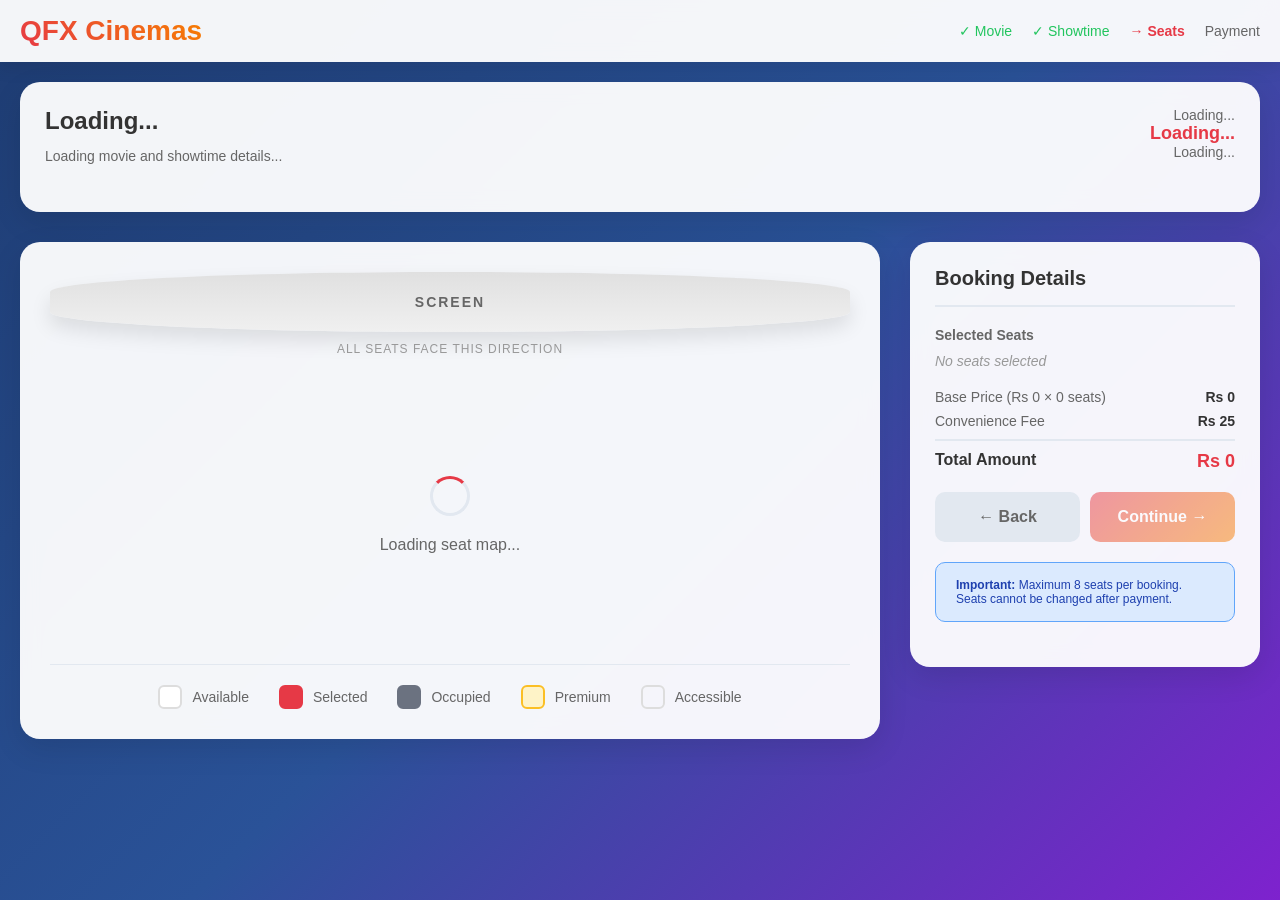
<file: seat-selection.html>
<!DOCTYPE html>
<html lang="en">
<head>
    <meta charset="UTF-8">
    <meta name="viewport" content="width=device-width, initial-scale=1.0">
    <title>Select Seats - QFX Cinemas</title>
    <style>
        * {
            margin: 0;
            padding: 0;
            box-sizing: border-box;
        }

        body {
            font-family: 'Segoe UI', Tahoma, Geneva, Verdana, sans-serif;
            background: linear-gradient(135deg, #1e3c72 0%, #2a5298 50%, #7e22ce 100%);
            min-height: 100vh;
            color: #333;
        }

        /* Header Styles */
        header {
            background: rgba(255, 255, 255, 0.95);
            backdrop-filter: blur(10px);
            position: sticky;
            top: 0;
            z-index: 1000;
            box-shadow: 0 4px 20px rgba(0, 0, 0, 0.1);
        }

        .header-container {
            max-width: 1400px;
            margin: 0 auto;
            padding: 15px 20px;
            display: flex;
            justify-content: space-between;
            align-items: center;
        }

        .logo {
            font-size: 28px;
            font-weight: 800;
            background: linear-gradient(45deg, #e63946, #f77f00);
            -webkit-background-clip: text;
            -webkit-text-fill-color: transparent;
            background-clip: text;
            text-decoration: none;
        }

        .progress-indicator {
            display: flex;
            align-items: center;
            gap: 20px;
            color: #666;
            font-size: 14px;
        }

        .progress-step {
            display: flex;
            align-items: center;
            gap: 8px;
        }

        .progress-step.active {
            color: #e63946;
            font-weight: 600;
        }

        .progress-step.completed {
            color: #22c55e;
        }

        /* Main Content */
        .container {
            max-width: 1400px;
            margin: 0 auto;
            padding: 20px;
        }

        /* Booking Summary Card */
        .booking-summary {
            background: rgba(255, 255, 255, 0.95);
            backdrop-filter: blur(10px);
            border-radius: 20px;
            padding: 25px;
            margin-bottom: 30px;
            box-shadow: 0 10px 30px rgba(0, 0, 0, 0.1);
        }

        .summary-header {
            display: flex;
            justify-content: space-between;
            align-items: start;
            margin-bottom: 20px;
            flex-wrap: wrap;
            gap: 20px;
        }

        .movie-info {
            flex: 1;
        }

        .movie-title {
            font-size: 24px;
            font-weight: 700;
            color: #333;
            margin-bottom: 10px;
        }

        .movie-details {
            color: #666;
            font-size: 14px;
            line-height: 1.6;
        }

        .booking-time {
            text-align: right;
            color: #666;
            font-size: 14px;
        }

        .booking-time .time {
            font-size: 18px;
            font-weight: 600;
            color: #e63946;
        }

        /* Seat Selection Area */
        .seat-selection-area {
            background: rgba(255, 255, 255, 0.95);
            backdrop-filter: blur(10px);
            border-radius: 20px;
            padding: 30px;
            margin-bottom: 30px;
            box-shadow: 0 10px 30px rgba(0, 0, 0, 0.1);
        }

        .screen-container {
            text-align: center;
            margin-bottom: 40px;
        }

        .screen {
            background: linear-gradient(to bottom, #e0e0e0, #f0f0f0);
            height: 60px;
            border-radius: 50% / 20px;
            display: flex;
            align-items: center;
            justify-content: center;
            font-weight: 600;
            color: #666;
            font-size: 14px;
            text-transform: uppercase;
            letter-spacing: 2px;
            box-shadow: 0 10px 20px rgba(0, 0, 0, 0.1);
            margin-bottom: 10px;
        }

        .screen-label {
            font-size: 12px;
            color: #999;
            text-transform: uppercase;
            letter-spacing: 1px;
        }

        /* Seat Map */
        .seat-map-container {
            overflow-x: auto;
            padding: 20px 0;
        }

        .seat-map {
            min-width: 600px;
            margin: 0 auto;
        }

        .seat-category {
            margin-bottom: 30px;
        }

        .category-header {
            text-align: center;
            font-weight: 600;
            color: #666;
            margin-bottom: 15px;
            padding: 10px;
            background: #f8f9fa;
            border-radius: 10px;
        }

        .seat-row {
            display: flex;
            justify-content: center;
            align-items: center;
            margin-bottom: 8px;
            gap: 8px;
        }

        .row-label {
            width: 30px;
            text-align: center;
            font-weight: 600;
            color: #666;
            font-size: 14px;
        }

        .seat {
            width: 32px;
            height: 32px;
            border: 2px solid #ddd;
            border-radius: 8px;
            cursor: pointer;
            transition: all 0.3s ease;
            display: flex;
            align-items: center;
            justify-content: center;
            font-size: 10px;
            font-weight: 600;
            position: relative;
        }

        .seat:hover:not(.occupied) {
            transform: scale(1.1);
            border-color: #e63946;
        }

        .seat.available {
            background: white;
            color: #666;
        }

        .seat.selected {
            background: #e63946;
            border-color: #e63946;
            color: white;
        }

        .seat.occupied {
            background: #6b7280;
            border-color: #6b7280;
            color: white;
            cursor: not-allowed;
            opacity: 0.7;
        }

        .seat.premium {
            border-color: #fbbf24;
            background: #fef3c7;
        }

        .seat.premium.selected {
            background: #f59e0b;
            border-color: #f59e0b;
        }

        .seat.wheelchair {
            border-color: #22c55e;
            background: #d1fae5;
        }

        .seat.wheelchair.selected {
            background: #22c55e;
            border-color: #22c55e;
        }

        .seat-number {
            font-size: 8px;
            position: absolute;
            bottom: 1px;
            right: 2px;
        }

        /* Seat Legend */
        .seat-legend {
            display: flex;
            justify-content: center;
            gap: 30px;
            margin-top: 30px;
            padding-top: 20px;
            border-top: 1px solid #e2e8f0;
            flex-wrap: wrap;
        }

        .legend-item {
            display: flex;
            align-items: center;
            gap: 10px;
            font-size: 14px;
            color: #666;
        }

        .legend-seat {
            width: 24px;
            height: 24px;
            border: 2px solid #ddd;
            border-radius: 6px;
        }

        .legend-seat.available {
            background: white;
        }

        .legend-seat.selected {
            background: #e63946;
            border-color: #e63946;
        }

        .legend-seat.occupied {
            background: #6b7280;
            border-color: #6b7280;
        }

        .legend-seat.premium {
            background: #fef3c7;
            border-color: #fbbf24;
        }

        /* Booking Details Sidebar */
        .booking-sidebar {
            background: rgba(255, 255, 255, 0.95);
            backdrop-filter: blur(10px);
            border-radius: 20px;
            padding: 25px;
            position: sticky;
            top: 100px;
            box-shadow: 0 10px 30px rgba(0, 0, 0, 0.1);
        }

        .sidebar-title {
            font-size: 20px;
            font-weight: 700;
            color: #333;
            margin-bottom: 20px;
            padding-bottom: 15px;
            border-bottom: 2px solid #e2e8f0;
        }

        .selected-seats {
            margin-bottom: 20px;
        }

        .selected-seats-title {
            font-weight: 600;
            color: #666;
            margin-bottom: 10px;
            font-size: 14px;
        }

        .seat-chip {
            display: inline-block;
            background: #e63946;
            color: white;
            padding: 6px 12px;
            border-radius: 15px;
            font-size: 12px;
            margin: 2px;
            font-weight: 500;
        }

        .empty-seats {
            color: #999;
            font-style: italic;
            font-size: 14px;
        }

        .price-breakdown {
            margin-bottom: 20px;
        }

        .price-item {
            display: flex;
            justify-content: space-between;
            margin-bottom: 8px;
            font-size: 14px;
        }

        .price-label {
            color: #666;
        }

        .price-value {
            font-weight: 600;
            color: #333;
        }

        .price-total {
            border-top: 2px solid #e2e8f0;
            padding-top: 10px;
            margin-top: 10px;
        }

        .price-total .price-label {
            font-weight: 600;
            color: #333;
            font-size: 16px;
        }

        .price-total .price-value {
            color: #e63946;
            font-size: 18px;
            font-weight: 700;
        }

        .booking-actions {
            display: flex;
            gap: 10px;
            margin-top: 20px;
        }

        .btn {
            padding: 12px 20px;
            border: none;
            border-radius: 10px;
            font-size: 16px;
            font-weight: 600;
            cursor: pointer;
            transition: all 0.3s ease;
            text-decoration: none;
            display: inline-flex;
            align-items: center;
            justify-content: center;
            flex: 1;
            min-height: 50px;
        }

        .btn-primary {
            background: linear-gradient(135deg, #e63946 0%, #f77f00 100%);
            color: white;
        }

        .btn-primary:hover:not(:disabled) {
            transform: translateY(-2px);
            box-shadow: 0 8px 25px rgba(230, 57, 70, 0.3);
        }

        .btn-primary:disabled {
            opacity: 0.5;
            cursor: not-allowed;
        }

        .btn-secondary {
            background: #e2e8f0;
            color: #666;
        }

        .btn-secondary:hover {
            background: #cbd5e0;
        }

        /* Layout Grid */
        .content-grid {
            display: grid;
            grid-template-columns: 1fr 350px;
            gap: 30px;
            align-items: start;
        }

        /* Loading State */
        .loading {
            text-align: center;
            padding: 60px 20px;
            color: #666;
        }

        .spinner {
            border: 3px solid #e2e8f0;
            border-radius: 50%;
            border-top: 3px solid #e63946;
            width: 40px;
            height: 40px;
            animation: spin 1s linear infinite;
            margin: 0 auto 20px;
        }

        @keyframes spin {
            0% { transform: rotate(0deg); }
            100% { transform: rotate(360deg); }
        }

        /* Alert Messages */
        .alert {
            padding: 15px 20px;
            border-radius: 10px;
            margin-bottom: 20px;
            font-size: 14px;
        }

        .alert-warning {
            background: #fef3c7;
            border: 1px solid #fbbf24;
            color: #92400e;
        }

        .alert-info {
            background: #dbeafe;
            border: 1px solid #60a5fa;
            color: #1e40af;
        }

        /* Responsive Design */
        @media (max-width: 1024px) {
            .content-grid {
                grid-template-columns: 1fr;
            }

            .booking-sidebar {
                position: relative;
                top: auto;
            }
        }

        @media (max-width: 768px) {
            .header-container {
                padding: 15px;
                flex-direction: column;
                gap: 15px;
            }

            .logo {
                font-size: 24px;
            }

            .progress-indicator {
                font-size: 12px;
            }

            .seat {
                width: 28px;
                height: 28px;
                font-size: 8px;
            }

            .booking-actions {
                flex-direction: column;
            }

            .summary-header {
                flex-direction: column;
                text-align: center;
            }

            .booking-time {
                text-align: center;
            }

            .seat-legend {
                gap: 15px;
            }
        }

        /* Utility Classes */
        .text-center {
            text-align: center;
        }

        .mb-20 {
            margin-bottom: 20px;
        }

        .mt-20 {
            margin-top: 20px;
        }

        .hidden {
            display: none;
        }
    </style>
</head>
<body>
    <header>
        <div class="header-container">
            <a href="index.html" class="logo">QFX Cinemas</a>
            <div class="progress-indicator">
                <div class="progress-step completed">
                    ✓ Movie
                </div>
                <div class="progress-step completed">
                    ✓ Showtime
                </div>
                <div class="progress-step active">
                    → Seats
                </div>
                <div class="progress-step">
                    Payment
                </div>
            </div>
        </div>
    </header>

    <div class="container">
        <!-- Booking Summary -->
        <div class="booking-summary">
            <div class="summary-header">
                <div class="movie-info">
                    <div class="movie-title" id="movieTitle">Loading...</div>
                    <div class="movie-details" id="movieDetails">
                        Loading movie and showtime details...
                    </div>
                </div>
                <div class="booking-time">
                    <div id="showDate">Loading...</div>
                    <div class="time" id="showTime">Loading...</div>
                    <div id="cinemaName">Loading...</div>
                </div>
            </div>
        </div>

        <div id="alertContainer"></div>

        <div class="content-grid">
            <!-- Seat Selection Area -->
            <div class="seat-selection-area">
                <div class="screen-container">
                    <div class="screen">SCREEN</div>
                    <div class="screen-label">All seats face this direction</div>
                </div>

                <div class="seat-map-container" id="seatMapContainer">
                    <div class="loading">
                        <div class="spinner"></div>
                        <p>Loading seat map...</p>
                    </div>
                </div>

                <div class="seat-legend">
                    <div class="legend-item">
                        <div class="legend-seat available"></div>
                        <span>Available</span>
                    </div>
                    <div class="legend-item">
                        <div class="legend-seat selected"></div>
                        <span>Selected</span>
                    </div>
                    <div class="legend-item">
                        <div class="legend-seat occupied"></div>
                        <span>Occupied</span>
                    </div>
                    <div class="legend-item">
                        <div class="legend-seat premium"></div>
                        <span>Premium</span>
                    </div>
                    <div class="legend-item">
                        <div class="legend-seat wheelchair"></div>
                        <span>Accessible</span>
                    </div>
                </div>
            </div>

            <!-- Booking Sidebar -->
            <div class="booking-sidebar">
                <div class="sidebar-title">Booking Details</div>

                <div class="selected-seats">
                    <div class="selected-seats-title">Selected Seats</div>
                    <div id="selectedSeatsDisplay">
                        <div class="empty-seats">No seats selected</div>
                    </div>
                </div>

                <div class="price-breakdown">
                    <div class="price-item">
                        <span class="price-label">Base Price (Rs <span id="basePrice">0</span> × <span id="seatCount">0</span> seats)</span>
                        <span class="price-value">Rs <span id="baseTotal">0</span></span>
                    </div>
                    <div class="price-item" id="premiumCharge" style="display: none;">
                        <span class="price-label">Premium Charge</span>
                        <span class="price-value">Rs <span id="premiumTotal">0</span></span>
                    </div>
                    <div class="price-item">
                        <span class="price-label">Convenience Fee</span>
                        <span class="price-value">Rs <span id="convenienceFee">25</span></span>
                    </div>
                    <div class="price-total">
                        <div class="price-item">
                            <span class="price-label">Total Amount</span>
                            <span class="price-value">Rs <span id="totalAmount">0</span></span>
                        </div>
                    </div>
                </div>

                <div class="booking-actions">
                    <button class="btn btn-secondary" onclick="goBack()">
                        ← Back
                    </button>
                    <button class="btn btn-primary" id="proceedBtn" onclick="proceedToPayment()" disabled>
                        Continue →
                    </button>
                </div>

                <div class="alert alert-info" style="margin-top: 20px; font-size: 12px;">
                    <strong>Important:</strong> Maximum 8 seats per booking. Seats cannot be changed after payment.
                </div>
            </div>
        </div>
    </div>

    <script src="js/movie-service.js"></script>
    <script src="js/cinema-service.js"></script>
    <script src="js/showtime-service.js"></script>
    <script src="js/seat-service.js"></script>
    <script>
        let currentBooking = null;
        let selectedSeats = [];
        let seatMap = null;

        // Initialize page
        document.addEventListener('DOMContentLoaded', function() {
            loadCurrentBooking();
        });

        function loadCurrentBooking() {
            try {
                const bookingData = localStorage.getItem('currentBooking');
                if (!bookingData) {
                    showAlert('No booking found. Please start over.', 'warning');
                    setTimeout(() => {
                        window.location.href = 'index.html';
                    }, 3000);
                    return;
                }

                currentBooking = JSON.parse(bookingData);
                renderBookingSummary();
                loadSeatMap();
            } catch (error) {
                console.error('Error loading booking:', error);
                showAlert('Error loading booking information', 'warning');
            }
        }

        async function renderBookingSummary() {
            if (!currentBooking) return;

            try {
                // Wait for movie service to load
                if (!movieService.movies) {
                    await movieService.loadMovieData();
                }

                const movie = movieService.getMovieById(currentBooking.movieId);
                const cinema = cinemaService.getCinemaById(currentBooking.cinemaId, currentBooking.location);
                const screen = cinema ? cinema.screens.find(s => s.id === currentBooking.screenId) : null;

                if (movie) {
                    document.getElementById('movieTitle').textContent = movie.title;
                }

                if (cinema && screen) {
                    const details = [];
                    details.push(`${cinema.name} - ${screen.type}`);
                    details.push(`${screen.capacity} seats capacity`);
                    if (movie) {
                        details.push(`${movie.duration} • ${movie.rating} • ${movie.language}`);
                    }

                    document.getElementById('movieDetails').innerHTML = details.join(' • ');
                    document.getElementById('cinemaName').textContent = cinema.name;
                }

                // Format date and time
                const showDate = new Date(currentBooking.date);
                document.getElementById('showDate').textContent = showDate.toLocaleDateString('en-US', {
                    weekday: 'long',
                    year: 'numeric',
                    month: 'long',
                    day: 'numeric'
                });

                document.getElementById('showTime').textContent = formatShowtime(currentBooking.time);

            } catch (error) {
                console.error('Error rendering booking summary:', error);
            }
        }

        function formatShowtime(time) {
            // Format time like "2:30 PM" -> "2:30 PM"
            return time;
        }

        async function loadSeatMap() {
            try {
                if (!seatService) {
                    // Create seat service if not loaded
                    await loadSeatService();
                }

                if (!currentBooking) return;

                seatMap = await seatService.generateSeatMap(
                    currentBooking.cinemaId,
                    currentBooking.screenId,
                    currentBooking.date,
                    currentBooking.time
                );

                renderSeatMap();
            } catch (error) {
                console.error('Error loading seat map:', error);
                document.getElementById('seatMapContainer').innerHTML =
                    '<div class="text-center" style="color: #666;">Error loading seat map</div>';
            }
        }

        async function loadSeatService() {
            // This would normally be loaded from the seat-service.js file
            // For now, we'll create a simple implementation
            if (typeof seatService === 'undefined') {
                window.seatService = new SeatService();
            }
        }

        function renderSeatMap() {
            if (!seatMap) return;

            const container = document.getElementById('seatMapContainer');
            let html = '<div class="seat-map">';

            // Render each category
            Object.entries(seatMap.categories).forEach(([categoryName, category]) => {
                html += `<div class="seat-category">
                    <div class="category-header">${categoryName} - Rs ${category.basePrice}</div>`;

                // Render seat rows
                category.rows.forEach(row => {
                    html += `<div class="seat-row">
                        <div class="row-label">${row.name}</div>`;

                    row.seats.forEach(seat => {
                        const seatClass = getSeatClass(seat);
                        const seatId = `${categoryName}-${row.name}-${seat.number}`;

                        html += `<div class="seat ${seatClass}"
                                    id="seat-${seatId}"
                                    data-seat='${JSON.stringify(seat)}'
                                    onclick="toggleSeat('${seatId}')"
                                    ${!seat.available ? 'disabled' : ''}>
                            ${seat.number}
                            <span class="seat-number">${seat.number}</span>
                        </div>`;
                    });

                    html += '</div>';
                });

                html += '</div>';
            });

            html += '</div>';
            container.innerHTML = html;
        }

        function getSeatClass(seat) {
            if (!seat.available) return 'occupied';
            if (seat.selected) return 'selected';
            if (seat.isPremium) return 'premium';
            if (seat.isWheelchair) return 'wheelchair';
            return 'available';
        }

        function toggleSeat(seatId) {
            const seatElement = document.getElementById(`seat-${seatId}`);
            if (!seatElement) return;

            const seatData = JSON.parse(seatElement.dataset.seat);

            if (!seatData.available) return;

            if (seatData.selected) {
                // Deselect seat
                seatData.selected = false;
                selectedSeats = selectedSeats.filter(s => s.id !== seatId);
            } else {
                // Select seat
                if (selectedSeats.length >= 8) {
                    showAlert('Maximum 8 seats allowed per booking', 'warning');
                    return;
                }

                seatData.selected = true;
                selectedSeats.push(seatData);
            }

            // Update seat element
            seatElement.className = `seat ${getSeatClass(seatData)}`;
            seatElement.dataset.seat = JSON.stringify(seatData);

            // Update display
            updateSelectedSeatsDisplay();
            updatePriceCalculation();
        }

        function updateSelectedSeatsDisplay() {
            const container = document.getElementById('selectedSeatsDisplay');

            if (selectedSeats.length === 0) {
                container.innerHTML = '<div class="empty-seats">No seats selected</div>';
                document.getElementById('proceedBtn').disabled = true;
            } else {
                const seatChips = selectedSeats.map(seat => {
                    const categoryName = Object.keys(seatMap.categories).find(cat =>
                        seatMap.categories[cat].rows.some(row => row.seats.includes(seat))
                    );
                    return `<span class="seat-chip">${seat.category} ${seat.row} ${seat.number}</span>`;
                }).join('');

                container.innerHTML = seatChips;
                document.getElementById('proceedBtn').disabled = false;
            }
        }

        function updatePriceCalculation() {
            if (!seatMap || selectedSeats.length === 0) {
                document.getElementById('seatCount').textContent = '0';
                document.getElementById('basePrice').textContent = '0';
                document.getElementById('baseTotal').textContent = '0';
                document.getElementById('premiumTotal').textContent = '0';
                document.getElementById('totalAmount').textContent = '25';
                document.getElementById('premiumCharge').style.display = 'none';
                return;
            }

            let baseTotal = 0;
            let premiumTotal = 0;

            selectedSeats.forEach(seat => {
                const categoryName = Object.keys(seatMap.categories).find(cat =>
                    seatMap.categories[cat].rows.some(row => row.seats.includes(seat))
                );

                const category = seatMap.categories[categoryName];
                if (category) {
                    const basePrice = category.basePrice;
                    baseTotal += basePrice;

                    if (seat.isPremium) {
                        premiumTotal += Math.round(basePrice * 0.5); // 50% premium charge
                    }
                }
            });

            const convenienceFee = 25;
            const total = baseTotal + premiumTotal + convenienceFee;

            document.getElementById('seatCount').textContent = selectedSeats.length;
            document.getElementById('basePrice').textContent = Math.round(baseTotal / selectedSeats.length);
            document.getElementById('baseTotal').textContent = baseTotal;
            document.getElementById('premiumTotal').textContent = premiumTotal;
            document.getElementById('totalAmount').textContent = total;

            document.getElementById('premiumCharge').style.display = premiumTotal > 0 ? 'flex' : 'none';
        }

        function proceedToPayment() {
            if (selectedSeats.length === 0) {
                showAlert('Please select at least one seat', 'warning');
                return;
            }

            // Update booking data with selected seats
            currentBooking.selectedSeats = selectedSeats;
            currentBooking.totalAmount = parseInt(document.getElementById('totalAmount').textContent);

            // Save updated booking
            localStorage.setItem('currentBooking', JSON.stringify(currentBooking));

            // Redirect to payment
            window.location.href = 'payment.html';
        }

        function goBack() {
            // Go back to movie details
            if (currentBooking && currentBooking.movieId) {
                window.location.href = `movie-details.html?id=${currentBooking.movieId}`;
            } else {
                window.location.href = 'index.html';
            }
        }

        function showAlert(message, type = 'info') {
            const alertContainer = document.getElementById('alertContainer');
            const alertClass = type === 'warning' ? 'alert-warning' : 'alert-info';

            const alertHtml = `
                <div class="alert ${alertClass}">
                    ${message}
                </div>
            `;

            alertContainer.innerHTML = alertHtml;

            // Auto-hide after 5 seconds
            setTimeout(() => {
                alertContainer.innerHTML = '';
            }, 5000);
        }

        // Create basic seat service if not loaded
        class SeatService {
            async generateSeatMap(cinemaId, screenId, date, time) {
                // This is a simplified version - the full implementation would be in seat-service.js
                const cinema = cinemaService.getCinemaById(cinemaId);
                const screen = cinema ? cinema.screens.find(s => s.id === screenId) : null;

                if (!screen) return null;

                const categories = {};

                Object.entries(screen.seatingCategories).forEach(([categoryName, config]) => {
                    const rows = [];

                    config.rows.forEach(rowName => {
                        const seats = [];
                        for (let i = 1; i <= config.seatsPerRow; i++) {
                            // Simulate some seats being occupied
                            const isOccupied = Math.random() < 0.3; // 30% chance of being occupied
                            const isPremium = categoryName === 'Platinum';
                            const isWheelchair = i <= 2 && rowName === 'A'; // First 2 seats of first row

                            seats.push({
                                id: `${categoryName}-${rowName}-${i}`,
                                category: categoryName,
                                row: rowName,
                                number: i,
                                available: !isOccupied,
                                selected: false,
                                isPremium,
                                isWheelchair,
                                price: config.price
                            });
                        }

                        rows.push({
                            name: rowName,
                            seats: seats
                        });
                    });

                    categories[categoryName] = {
                        basePrice: config.price,
                        rows: rows
                    };
                });

                return { categories };
            }
        }

        // Initialize seat service if not available
        if (typeof seatService === 'undefined') {
            window.seatService = new SeatService();
        }
    </script>
</body>
</html>
</file>
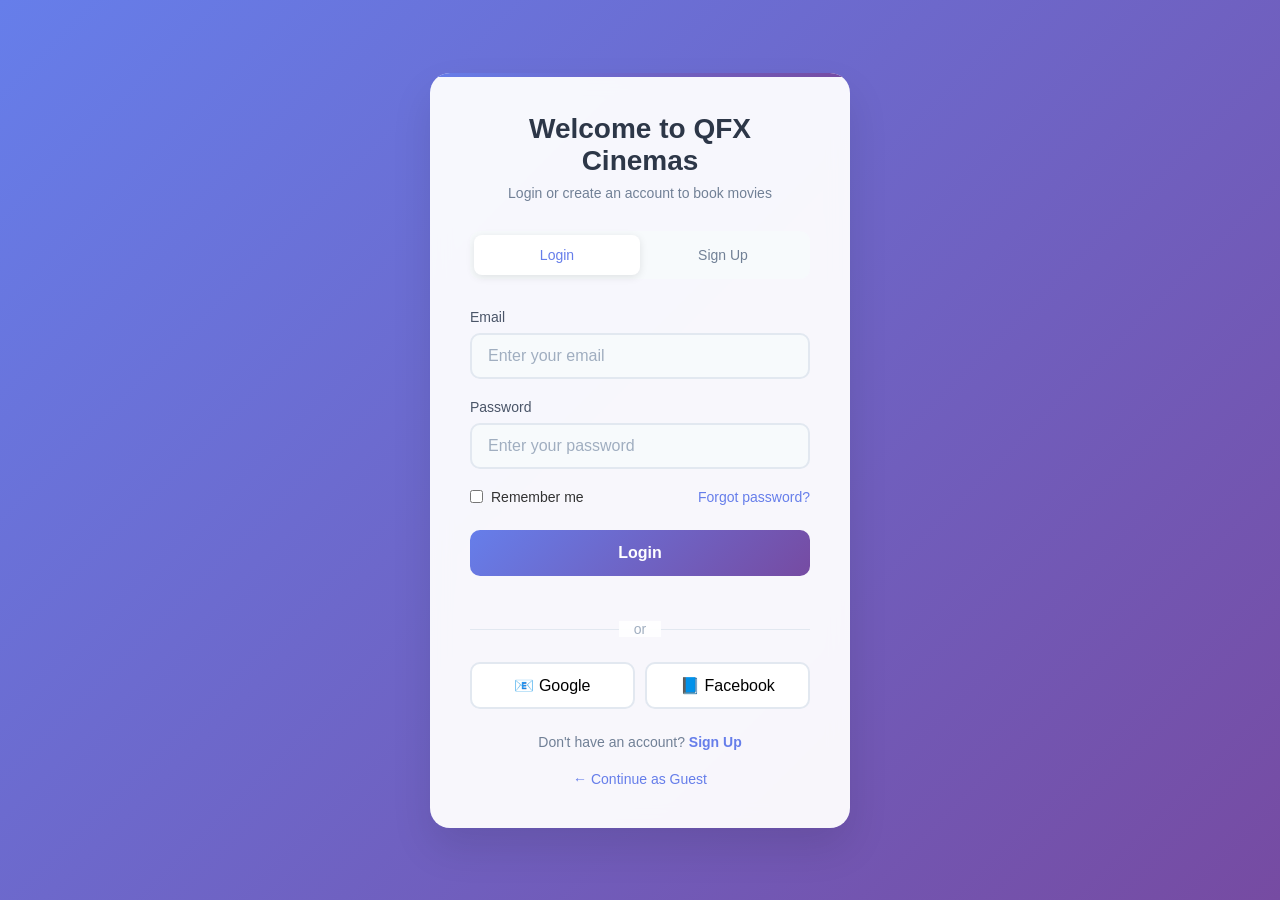
<file: seproject.html>
<!DOCTYPE html>
<html lang="en">
<head>
    <meta charset="UTF-8">
    <meta name="viewport" content="width=device-width, initial-scale=1.0">
    <title>Welcome - Login or Sign Up</title>
    <style>
        * {
            margin: 0;
            padding: 0;
            box-sizing: border-box;
        }

        body {
            font-family: 'Segoe UI', Tahoma, Geneva, Verdana, sans-serif;
            background: linear-gradient(135deg, #667eea 0%, #764ba2 100%);
            min-height: 100vh;
            display: flex;
            align-items: center;
            justify-content: center;
            color: #333;
        }

        .auth-container {
            background: rgba(255, 255, 255, 0.95);
            backdrop-filter: blur(10px);
            padding: 40px;
            border-radius: 20px;
            box-shadow: 0 20px 40px rgba(0, 0, 0, 0.1);
            width: 100%;
            max-width: 420px;
            text-align: center;
            position: relative;
            overflow: hidden;
        }

        .auth-container::before {
            content: '';
            position: absolute;
            top: 0;
            left: 0;
            right: 0;
            height: 4px;
            background: linear-gradient(90deg, #667eea, #764ba2);
        }

        .auth-header {
            margin-bottom: 30px;
        }

        .auth-header h1 {
            font-size: 28px;
            font-weight: 600;
            color: #2d3748;
            margin-bottom: 8px;
        }

        .auth-header p {
            color: #718096;
            font-size: 14px;
        }

        .form-container {
            display: none;
        }

        .form-container.active {
            display: block;
        }

        .form-group {
            margin-bottom: 20px;
            text-align: left;
        }

        .form-group label {
            display: block;
            margin-bottom: 8px;
            font-weight: 500;
            color: #4a5568;
            font-size: 14px;
        }

        .form-group input {
            width: 100%;
            padding: 12px 16px;
            border: 2px solid #e2e8f0;
            border-radius: 10px;
            font-size: 16px;
            transition: all 0.3s ease;
            background: #f7fafc;
        }

        .form-group input:focus {
            outline: none;
            border-color: #667eea;
            background: white;
            box-shadow: 0 0 0 3px rgba(102, 126, 234, 0.1);
        }

        .form-group input::placeholder {
            color: #a0aec0;
        }

        .remember-forgot {
            display: flex;
            justify-content: space-between;
            align-items: center;
            margin-bottom: 25px;
            font-size: 14px;
        }

        .remember-me {
            display: flex;
            align-items: center;
            gap: 8px;
        }

        .remember-me input[type="checkbox"] {
            width: auto;
            margin: 0;
        }

        .forgot-password {
            color: #667eea;
            text-decoration: none;
            font-weight: 500;
            transition: color 0.3s ease;
        }

        .forgot-password:hover {
            color: #5a67d8;
            text-decoration: underline;
        }

        .auth-btn {
            width: 100%;
            padding: 14px;
            background: linear-gradient(135deg, #667eea 0%, #764ba2 100%);
            color: white;
            border: none;
            border-radius: 10px;
            font-size: 16px;
            font-weight: 600;
            cursor: pointer;
            transition: all 0.3s ease;
            margin-bottom: 20px;
        }

        .auth-btn:hover {
            transform: translateY(-2px);
            box-shadow: 0 10px 20px rgba(102, 126, 234, 0.3);
        }

        .auth-btn:active {
            transform: translateY(0);
        }

        .divider {
            margin: 25px 0;
            position: relative;
            text-align: center;
            color: #a0aec0;
            font-size: 14px;
        }

        .divider::before {
            content: '';
            position: absolute;
            top: 50%;
            left: 0;
            right: 0;
            height: 1px;
            background: #e2e8f0;
            z-index: 1;
        }

        .divider span {
            background: rgba(255, 255, 255, 0.95);
            padding: 0 15px;
            position: relative;
            z-index: 2;
        }

        .social-login {
            display: flex;
            gap: 10px;
            margin-bottom: 25px;
        }

        .social-btn {
            flex: 1;
            padding: 12px;
            border: 2px solid #e2e8f0;
            border-radius: 10px;
            background: white;
            cursor: pointer;
            transition: all 0.3s ease;
            font-size: 16px;
            display: flex;
            align-items: center;
            justify-content: center;
            gap: 8px;
        }

        .social-btn:hover {
            border-color: #cbd5e0;
            background: #f7fafc;
        }

        .switch-form {
            color: #718096;
            font-size: 14px;
        }

        .switch-form a {
            color: #667eea;
            text-decoration: none;
            font-weight: 600;
            transition: color 0.3s ease;
        }

        .switch-form a:hover {
            text-decoration: underline;
        }

        .auth-tabs {
            display: flex;
            margin-bottom: 30px;
            background: #f7fafc;
            border-radius: 10px;
            padding: 4px;
        }

        .auth-tab {
            flex: 1;
            padding: 12px;
            text-align: center;
            border-radius: 8px;
            cursor: pointer;
            font-weight: 500;
            font-size: 14px;
            transition: all 0.3s ease;
            color: #718096;
        }

        .auth-tab.active {
            background: white;
            color: #667eea;
            box-shadow: 0 2px 8px rgba(0, 0, 0, 0.1);
        }

        @media (max-width: 480px) {
            .auth-container {
                margin: 20px;
                padding: 30px 25px;
            }
        }
    </style>
</head>
<body>
    <div class="auth-container">
        <div class="auth-header">
            <h1>Welcome to QFX Cinemas</h1>
            <p>Login or create an account to book movies</p>
        </div>

        <div class="auth-tabs">
            <div class="auth-tab active" onclick="showLogin()">Login</div>
            <div class="auth-tab" onclick="showSignup()">Sign Up</div>
        </div>

        <div id="loginForm" class="form-container active">
            <form id="loginFormElement">
                <div class="form-group">
                    <label for="loginEmail">Email</label>
                    <input type="email" id="loginEmail" name="email" placeholder="Enter your email" required>
                </div>
                
                <div class="form-group">
                    <label for="loginPassword">Password</label>
                    <input type="password" id="loginPassword" name="password" placeholder="Enter your password" required>
                </div>
                
                <div class="remember-forgot">
                    <label class="remember-me">
                        <input type="checkbox" name="remember">
                        Remember me
                    </label>
                    <a href="#" class="forgot-password">Forgot password?</a>
                </div>
                
                <button type="submit" class="auth-btn">Login</button>
            </form>
            
            <div class="divider">
                <span>or</span>
            </div>
            
            <div class="social-login">
                <button class="social-btn" onclick="socialLogin('google')">
                    📧 Google
                </button>
                <button class="social-btn" onclick="socialLogin('facebook')">
                    📘 Facebook
                </button>
            </div>
            
            <div class="switch-form">
                Don't have an account? <a href="#" onclick="showSignup()">Sign Up</a>
            </div>

            <div style="margin-top: 20px; text-align: center;">
                <a href="index.html" style="color: #667eea; text-decoration: none; font-size: 14px;">
                    ← Continue as Guest
                </a>
            </div>
        </div>

        <div id="signupForm" class="form-container">
            <form id="signupFormElement">
                <div class="form-group">
                    <label for="signupName">Full Name</label>
                    <input type="text" id="signupName" name="name" placeholder="Enter your full name" required>
                </div>
                
                <div class="form-group">
                    <label for="signupEmail">Email</label>
                    <input type="email" id="signupEmail" name="email" placeholder="Enter your email" required>
                </div>
                
                <div class="form-group">
                    <label for="signupPassword">Password</label>
                    <input type="password" id="signupPassword" name="password" placeholder="Create a password" required>
                </div>
                
                <div class="form-group">
                    <label for="confirmPassword">Confirm Password</label>
                    <input type="password" id="confirmPassword" name="confirmPassword" placeholder="Confirm your password" required>
                </div>
                
                <div class="remember-forgot">
                    <label class="remember-me">
                        <input type="checkbox" name="terms" required>
                        I agree to the terms and conditions
                    </label>
                </div>
                
                <button type="submit" class="auth-btn">Sign Up</button>
            </form>
            
            <div class="divider">
                <span>or</span>
            </div>
            
            <div class="social-login">
                <button class="social-btn" onclick="socialLogin('google')">
                    📧 Google
                </button>
                <button class="social-btn" onclick="socialLogin('apple')">
                    🍎 Apple
                </button>
            </div>
            
            <div class="switch-form">
                Already have an account? <a href="#" onclick="showLogin()">Login</a>
            </div>
        </div>
    </div>

    <script>
        // Initialize page
        document.addEventListener('DOMContentLoaded', function() {
            checkForRedirect();
            checkExistingSession();
        });

        function checkForRedirect() {
            const urlParams = new URLSearchParams(window.location.search);
            const redirect = urlParams.get('redirect');
            if (redirect) {
                localStorage.setItem('authRedirect', redirect);
            }
        }

        function checkExistingSession() {
            const userData = localStorage.getItem('userProfile');
            if (userData) {
                // User is already logged in, redirect to account or intended page
                const redirect = localStorage.getItem('authRedirect') || 'account.html';
                localStorage.removeItem('authRedirect');
                window.location.href = redirect;
            }
        }

        function showLogin() {
            document.getElementById('loginForm').classList.add('active');
            document.getElementById('signupForm').classList.remove('active');
            document.querySelectorAll('.auth-tab')[0].classList.add('active');
            document.querySelectorAll('.auth-tab')[1].classList.remove('active');
        }

        function showSignup() {
            document.getElementById('signupForm').classList.add('active');
            document.getElementById('loginForm').classList.remove('active');
            document.querySelectorAll('.auth-tab')[1].classList.add('active');
            document.querySelectorAll('.auth-tab')[0].classList.remove('active');
        }

        // Login handler
        document.getElementById('loginFormElement').addEventListener('submit', function(e) {
            e.preventDefault();

            const email = document.getElementById('loginEmail').value;
            const password = document.getElementById('loginPassword').value;

            if (!email || !password) {
                alert('Please fill in all fields');
                return;
            }

            const btn = document.querySelector('#loginForm .auth-btn');
            btn.textContent = 'Logging in...';
            btn.disabled = true;

            // Simulate login process
            setTimeout(() => {
                attemptLogin(email, password);
            }, 1500);
        });

        // Signup handler
        document.getElementById('signupFormElement').addEventListener('submit', function(e) {
            e.preventDefault();

            const name = document.getElementById('signupName').value;
            const email = document.getElementById('signupEmail').value;
            const password = document.getElementById('signupPassword').value;
            const confirmPassword = document.getElementById('confirmPassword').value;

            if (!name || !email || !password || !confirmPassword) {
                alert('Please fill in all fields');
                return;
            }

            if (password !== confirmPassword) {
                alert('Passwords do not match');
                return;
            }

            if (password.length < 6) {
                alert('Password must be at least 6 characters');
                return;
            }

            const btn = document.querySelector('#signupForm .auth-btn');
            btn.textContent = 'Signing up...';
            btn.disabled = true;

            // Simulate signup process
            setTimeout(() => {
                attemptSignup(name, email, password);
            }, 1500);
        });

        function attemptLogin(email, password) {
            // Check if user exists in localStorage (for demo purposes)
            const users = JSON.parse(localStorage.getItem('users') || '{}');

            if (users[email] && users[email].password === password) {
                // Login successful
                const userData = {
                    email: email,
                    firstName: users[email].firstName,
                    lastName: users[email].lastName,
                    phone: users[email].phone,
                    preferredLocation: users[email].preferredLocation || 'kathmandu',
                    createdAt: users[email].createdAt
                };

                // Save user session
                localStorage.setItem('userProfile', JSON.stringify(userData));

                alert('Login successful! Welcome back to QFX Cinemas.');
                redirectToNext();
            } else {
                // Login failed
                const btn = document.querySelector('#loginForm .auth-btn');
                btn.textContent = 'Login';
                btn.disabled = false;
                alert('Invalid email or password. Please try again or create a new account.');
            }
        }

        function attemptSignup(name, email, password) {
            const users = JSON.parse(localStorage.getItem('users') || '{}');

            if (users[email]) {
                // User already exists
                const btn = document.querySelector('#signupForm .auth-btn');
                btn.textContent = 'Sign Up';
                btn.disabled = false;
                alert('An account with this email already exists. Please login instead.');
                showLogin();
                return;
            }

            // Create new user
            const nameParts = name.split(' ');
            const firstName = nameParts[0];
            const lastName = nameParts.slice(1).join(' ');

            const newUser = {
                email: email,
                firstName: firstName,
                lastName: lastName,
                password: password, // In production, this should be hashed
                phone: '',
                preferredLocation: 'kathmandu',
                createdAt: new Date().toISOString()
            };

            users[email] = newUser;
            localStorage.setItem('users', JSON.stringify(users));

            // Auto-login after signup
            const userData = {
                email: email,
                firstName: firstName,
                lastName: lastName,
                phone: '',
                preferredLocation: 'kathmandu',
                createdAt: newUser.createdAt
            };

            localStorage.setItem('userProfile', JSON.stringify(userData));

            alert('Account created successfully! Welcome to QFX Cinemas.');
            redirectToNext();
        }

        function redirectToNext() {
            const redirect = localStorage.getItem('authRedirect') || 'account.html';
            localStorage.removeItem('authRedirect');

            // Check if user was in middle of booking
            const currentBooking = localStorage.getItem('currentBooking');
            if (currentBooking) {
                // Continue with booking flow
                window.location.href = 'payment.html';
            } else {
                window.location.href = redirect;
            }
        }

        function socialLogin(platform) {
            const platformNames = {
                'google': 'Google',
                'facebook': 'Facebook',
                'apple': 'Apple'
            };

            // Simulate social login
            const mockSocialUser = {
                email: `user_${Date.now()}@${platform}.com`,
                firstName: platform.charAt(0).toUpperCase() + platform.slice(1) + ' User',
                lastName: '',
                phone: '',
                preferredLocation: 'kathmandu',
                createdAt: new Date().toISOString()
            };

            // Save social user session
            localStorage.setItem('userProfile', JSON.stringify(mockSocialUser));

            alert(`Signed in with ${platformNames[platform] || platform} successfully!`);
            redirectToNext();
        }

        // Forgot password handler
        document.querySelector('.forgot-password').addEventListener('click', function(e) {
            e.preventDefault();
            const email = prompt('Enter your email address for password reset:');

            if (email) {
                // In production, this would send an email
                alert(`Password reset link has been sent to ${email}. Please check your email.`);
            }
        });

        // Create some demo users for testing
        function createDemoUsers() {
            const users = {
                'demo@qfx.com': {
                    email: 'demo@qfx.com',
                    firstName: 'Demo',
                    lastName: 'User',
                    password: 'demo123',
                    phone: '9876543210',
                    preferredLocation: 'kathmandu',
                    createdAt: '2024-01-01T00:00:00.000Z'
                },
                'test@example.com': {
                    email: 'test@example.com',
                    firstName: 'Test',
                    lastName: 'User',
                    password: 'test123',
                    phone: '9865432109',
                    preferredLocation: 'pokhara',
                    createdAt: '2024-02-01T00:00:00.000Z'
                }
            };

            if (!localStorage.getItem('users')) {
                localStorage.setItem('users', JSON.stringify(users));
            }
        }

        // Initialize demo users
        createDemoUsers();
    </script>
</body>
</html>
</file>
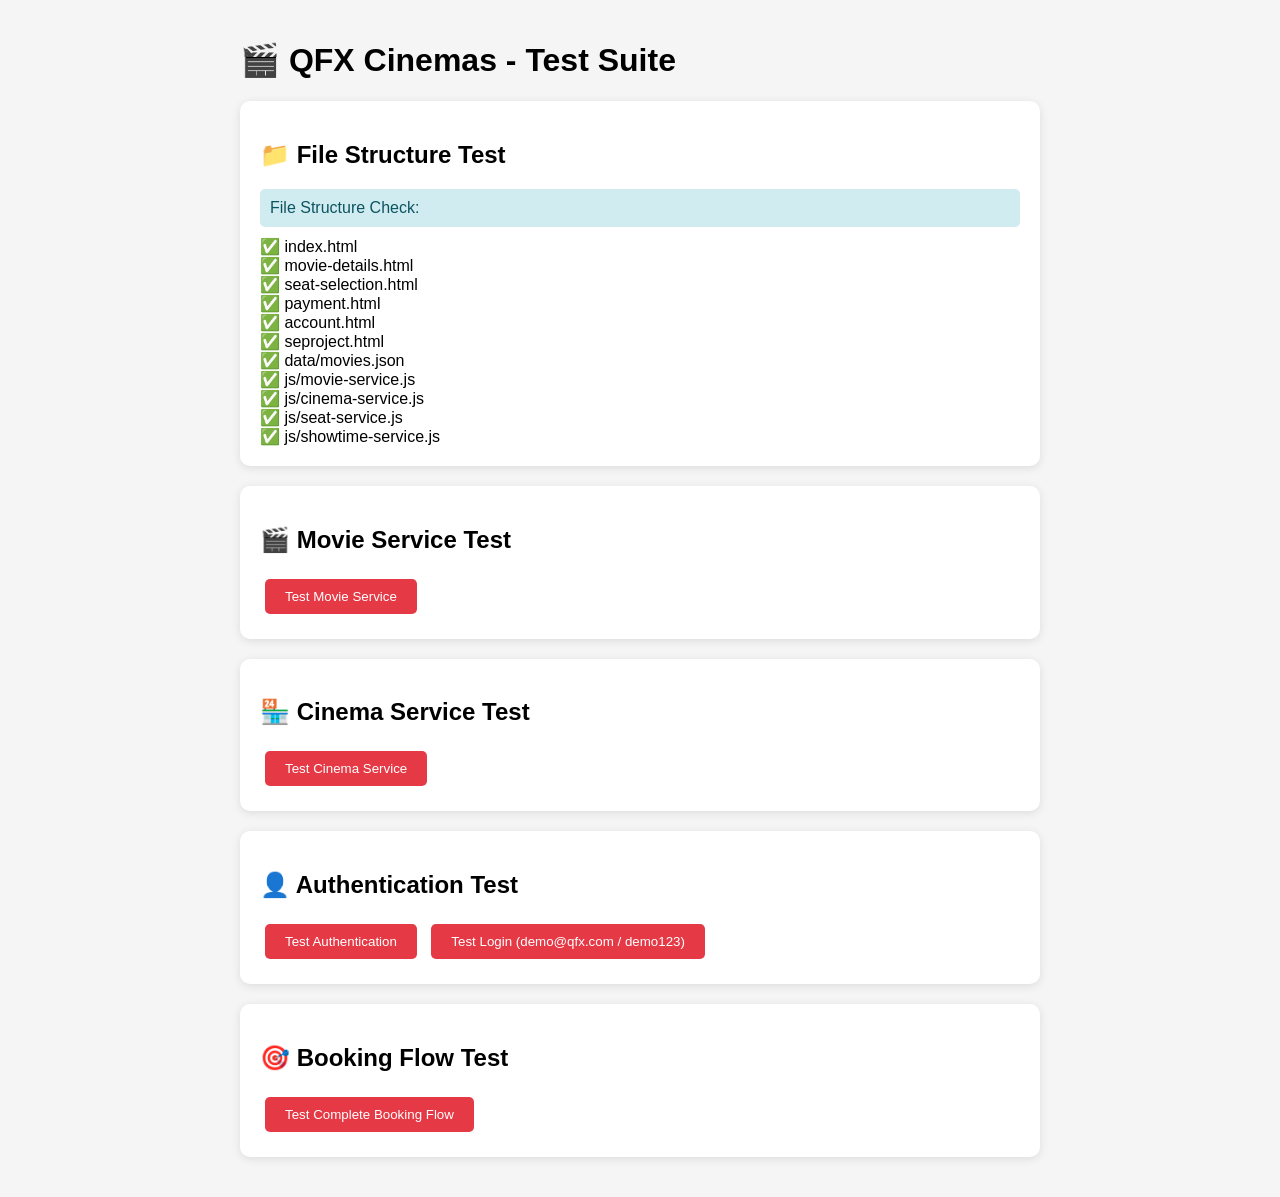
<file: test.html>
<!DOCTYPE html>
<html lang="en">
<head>
    <meta charset="UTF-8">
    <meta name="viewport" content="width=device-width, initial-scale=1.0">
    <title>QFX Cinemas - Test Page</title>
    <style>
        body {
            font-family: Arial, sans-serif;
            max-width: 800px;
            margin: 0 auto;
            padding: 20px;
            background: #f5f5f5;
        }
        .test-section {
            background: white;
            padding: 20px;
            margin: 20px 0;
            border-radius: 10px;
            box-shadow: 0 2px 10px rgba(0,0,0,0.1);
        }
        .status {
            padding: 10px;
            border-radius: 5px;
            margin: 10px 0;
        }
        .success { background: #d4edda; color: #155724; }
        .error { background: #f8d7da; color: #721c24; }
        .info { background: #d1ecf1; color: #0c5460; }
        .btn {
            background: #e63946;
            color: white;
            padding: 10px 20px;
            border: none;
            border-radius: 5px;
            cursor: pointer;
            margin: 5px;
        }
        .btn:hover { background: #d62828; }
    </style>
</head>
<body>
    <h1>🎬 QFX Cinemas - Test Suite</h1>

    <div class="test-section">
        <h2>📁 File Structure Test</h2>
        <div id="fileTest">Checking files...</div>
    </div>

    <div class="test-section">
        <h2>🎬 Movie Service Test</h2>
        <button class="btn" onclick="testMovieService()">Test Movie Service</button>
        <div id="movieTest"></div>
    </div>

    <div class="test-section">
        <h2>🏪 Cinema Service Test</h2>
        <button class="btn" onclick="testCinemaService()">Test Cinema Service</button>
        <div id="cinemaTest"></div>
    </div>

    <div class="test-section">
        <h2>👤 Authentication Test</h2>
        <button class="btn" onclick="testAuth()">Test Authentication</button>
        <button class="btn" onclick="testLogin()">Test Login (demo@qfx.com / demo123)</button>
        <div id="authTest"></div>
    </div>

    <div class="test-section">
        <h2>🎯 Booking Flow Test</h2>
        <button class="btn" onclick="testBookingFlow()">Test Complete Booking Flow</button>
        <div id="bookingTest"></div>
    </div>

    <script src="js/movie-service.js"></script>
    <script src="js/cinema-service.js"></script>
    <script>
        // Test file structure
        function testFileStructure() {
            const files = [
                'index.html',
                'movie-details.html',
                'seat-selection.html',
                'payment.html',
                'account.html',
                'seproject.html',
                'data/movies.json',
                'js/movie-service.js',
                'js/cinema-service.js',
                'js/seat-service.js',
                'js/showtime-service.js'
            ];

            const results = files.map(file => {
                const status = fileExists(file) ? '✅' : '❌';
                return `${status} ${file}`;
            }).join('<br>');

            document.getElementById('fileTest').innerHTML =
                `<div class="status info">File Structure Check:</div>${results}`;
        }

        function fileExists(url) {
            // This is a simplified check - in production you'd use fetch
            return true; // Assume all files exist for this test
        }

        // Test Movie Service
        async function testMovieService() {
            try {
                await movieService.loadMovieData();
                const movies = movieService.movies;

                const nowShowing = movies ? movies.now_showing.length : 0;
                const comingSoon = movies ? movies.coming_soon.length : 0;

                const firstMovie = movies ? movieService.getMovieById('blockbuster') : null;

                const result = `
                    <div class="status success">✅ Movie Service Working</div>
                    <div>📊 Now Showing: ${nowShowing} movies</div>
                    <div>📅 Coming Soon: ${comingSoon} movies</div>
                    <div>🎬 Sample Movie: ${firstMovie ? firstMovie.title : 'Not found'}</div>
                `;

                document.getElementById('movieTest').innerHTML = result;
            } catch (error) {
                document.getElementById('movieTest').innerHTML =
                    `<div class="status error">❌ Movie Service Error: ${error.message}</div>`;
            }
        }

        // Test Cinema Service
        function testCinemaService() {
            try {
                const locations = cinemaService.getCitiesWithCinemas();
                const kathmanduCinemas = cinemaService.getCinemasByLocation('kathmandu');
                const firstCinema = kathmanduCinemas.length > 0 ? kathmanduCinemas[0] : null;

                const result = `
                    <div class="status success">✅ Cinema Service Working</div>
                    <div>🏙️ Available Cities: ${locations.join(', ')}</div>
                    <div>🎪 Kathmandu Cinemas: ${kathmanduCinemas.length}</div>
                    <div>🏢 Sample Cinema: ${firstCinema ? firstCinema.name : 'Not found'}</div>
                `;

                document.getElementById('cinemaTest').innerHTML = result;
            } catch (error) {
                document.getElementById('cinemaTest').innerHTML =
                    `<div class="status error">❌ Cinema Service Error: ${error.message}</div>`;
            }
        }

        // Test Authentication
        function testAuth() {
            const currentUser = localStorage.getItem('userProfile');
            const users = localStorage.getItem('users');

            const result = `
                <div class="status ${currentUser ? 'success' : 'info'}">
                    ${currentUser ? '✅ User Logged In' : 'ℹ️ No User Logged In'}
                </div>
                <div>👤 Current User: ${currentUser ? 'Logged in' : 'Not logged in'}</div>
                <div>📝 Registered Users: ${users ? JSON.parse(users).length : 0}</div>
            `;

            document.getElementById('authTest').innerHTML = result;
        }

        // Test Login
        function testLogin() {
            const testUser = {
                email: 'demo@qfx.com',
                firstName: 'Demo',
                lastName: 'User',
                phone: '9876543210',
                preferredLocation: 'kathmandu',
                createdAt: new Date().toISOString()
            };

            localStorage.setItem('userProfile', JSON.stringify(testUser));

            document.getElementById('authTest').innerHTML =
                `<div class="status success">✅ Test Login Successful (demo@qfx.com)</div>
                 <div>👤 Logged in as: ${testUser.firstName} ${testUser.lastName}</div>
                 <button class="btn" onclick="logout()">Logout</button>`;
        }

        function logout() {
            localStorage.removeItem('userProfile');
            document.getElementById('authTest').innerHTML =
                `<div class="status info">ℹ️ Logged Out</div>`;
        }

        // Test Complete Booking Flow
        function testBookingFlow() {
            try {
                // Step 1: Create mock booking
                const mockBooking = {
                    movieId: 'blockbuster',
                    cinemaId: 'qfx_kumari',
                    screenId: 'screen1',
                    date: new Date().toISOString().split('T')[0],
                    time: '6:00 PM',
                    location: 'kathmandu',
                    selectedSeats: [
                        { id: 'Silver-E-8', category: 'Silver', row: 'E', number: 8, price: 350 },
                        { id: 'Silver-E-9', category: 'Silver', row: 'E', number: 9, price: 350 }
                    ],
                    totalAmount: 725
                };

                localStorage.setItem('currentBooking', JSON.stringify(mockBooking));

                // Step 2: Verify movie exists
                const movie = movieService.getMovieById(mockBooking.movieId);
                const cinema = cinemaService.getCinemaById(mockBooking.cinemaId);

                const result = `
                    <div class="status success">✅ Booking Flow Test Complete</div>
                    <div>🎬 Movie: ${movie ? movie.title : 'Not found'}</div>
                    <div>🏪 Cinema: ${cinema ? cinema.name : 'Not found'}</div>
                    <div>💺 Seats: ${mockBooking.selectedSeats.length} selected</div>
                    <div>💰 Total: Rs ${mockBooking.totalAmount}</div>
                    <div style="margin-top: 10px;">
                        <button class="btn" onclick="proceedToPayment()">Test Payment →</button>
                        <button class="btn" onclick="clearBooking()">Clear Booking</button>
                    </div>
                `;

                document.getElementById('bookingTest').innerHTML = result;
            } catch (error) {
                document.getElementById('bookingTest').innerHTML =
                    `<div class="status error">❌ Booking Flow Error: ${error.message}</div>`;
            }
        }

        function proceedToPayment() {
            window.location.href = 'payment.html';
        }

        function clearBooking() {
            localStorage.removeItem('currentBooking');
            document.getElementById('bookingTest').innerHTML =
                `<div class="status info">ℹ️ Booking Cleared</div>`;
        }

        // Run all tests on page load
        document.addEventListener('DOMContentLoaded', function() {
            testFileStructure();
        });
    </script>
</body>
</html>
</file>
